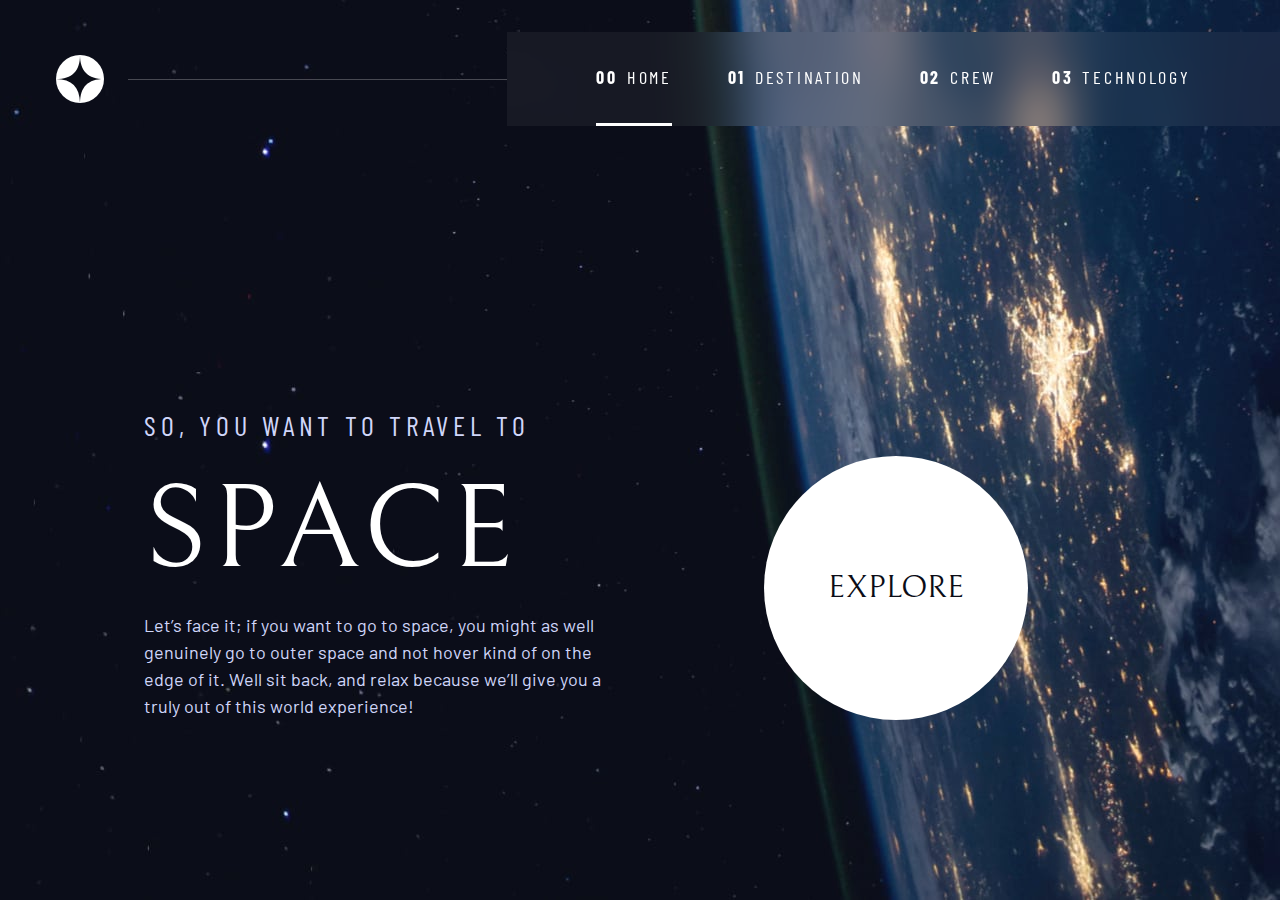
<file: index.html>
<!DOCTYPE html>
<html lang="en">
  <head>
    <meta charset="UTF-8" />
    <meta name="viewport" content="width=device-width, initial-scale=1.0" />

    <!-- STYLESHEET -->
    <link rel="stylesheet" href="css/styles.css" />

    <!-- FAVICON -->
    <link rel="icon" type="image/png" sizes="32x32" href="./assets/favicon-32x32.png" />

    <!-- FONT STYLE -->
    <link rel="preconnect" href="https://fonts.googleapis.com" />
    <link rel="preconnect" href="https://fonts.gstatic.com" crossorigin />
    <link href="https://fonts.googleapis.com/css2?family=Barlow+Condensed:wght@400;700&family=Bellefair&family=Barlow:wght@400;700&display=swap" rel="stylesheet" />

    <title>Frontend Mentor | Space tourism website</title>

    <script src="script.js" defer></script>
  </head>
  <body class="home">
    <header class="primary-header flex">
      <div>
        <a href="#index.html"><img src="./assets/shared/logo.svg" alt="space tourism logo" class="logo" /></a>
      </div>
      <button class="mobile-nav-toggle" aria-controls="primary-navigation"><span class="sr-only" aria-expanded="false">Menu</span></button>
      <nav>
        <ul id="primary-navigation" data-visible="false" class="primary-navigation underline-indicators flex">
          <li class="active">
            <a class="ff-sans-cond uppercase text-white letter-spacing-2" href="index.html"><span aria-hidden="true">00</span>home</a>
          </li>

          <li>
            <a class="ff-sans-cond uppercase text-white letter-spacing-2" href="destination-moon.html"><span aria-hidden="true">01</span>destination</a>
          </li>

          <li>
            <a class="ff-sans-cond uppercase text-white letter-spacing-2" href="crew-commander.html"><span aria-hidden="true">02</span>crew</a>
          </li>

          <li>
            <a class="ff-sans-cond uppercase text-white letter-spacing-2" href="technology-vehicle.html"><span aria-hidden="true">03</span>technology</a>
          </li>
        </ul>
      </nav>
      <!-- my ::after is here -->
    </header>

    <main class="grid-container grid-container--home">
      <div class="flow">
        <h1 class="text-light fs-500 ff-sans-cond uppercase letter-spacing-1">So, you want to travel to <span class="fs-900 ff-serif text-white d-block flow">Space</span></h1>

        <p class="text-light">
          Let’s face it; if you want to go to space, you might as well genuinely go to outer space and not hover kind of on the edge of it. Well sit back, and relax because we’ll give you a truly out of this world experience!
        </p>
      </div>
      <div>
        <a href="#" class="large-button uppercase ff-serif fs-600 text-dark bg-white">Explore</a>
      </div>
    </main>
  </body>
</html>
</file>
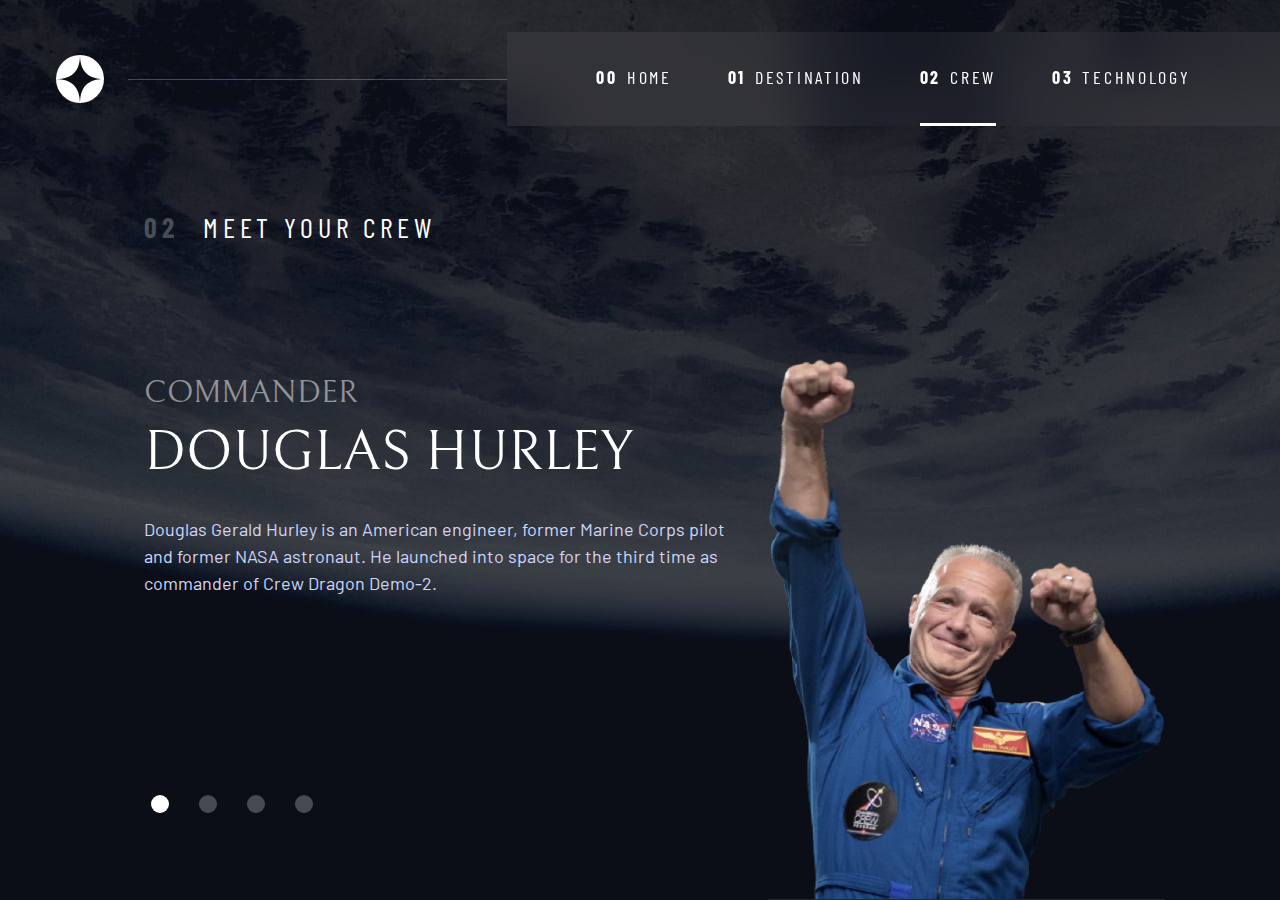
<file: crew-commander.html>
<!DOCTYPE html>
<html lang="en">
  <head>
    <meta charset="UTF-8" />
    <meta name="viewport" content="width=device-width, initial-scale=1.0" />

    <!-- STYLESHEET -->
    <link rel="stylesheet" href="css/styles.css" />

    <!-- FAVICON -->
    <link rel="icon" type="image/png" sizes="32x32" href="./assets/favicon-32x32.png" />

    <!-- FONT STYLE -->
    <link rel="preconnect" href="https://fonts.googleapis.com" />
    <link rel="preconnect" href="https://fonts.gstatic.com" crossorigin />
    <link href="https://fonts.googleapis.com/css2?family=Barlow+Condensed:wght@400;700&family=Bellefair&family=Barlow:wght@400;700&display=swap" rel="stylesheet" />

    <title>Frontend Mentor | Space tourism website</title>

    <script src="script.js" defer></script>
  </head>
  <body class="crew">
    <header class="primary-header flex">
      <div>
        <a href="#index.html"><img src="./assets/shared/logo.svg" alt="space tourism logo" class="logo" /></a>
      </div>
      <button class="mobile-nav-toggle" aria-controls="primary-navigation"><span class="sr-only" aria-expanded="false">Menu</span></button>
      <nav>
        <ul id="primary-navigation" data-visible="false" class="primary-navigation underline-indicators flex">
          <li>
            <a class="ff-sans-cond uppercase text-white letter-spacing-2" href="index.html"><span aria-hidden="true">00</span>home</a>
          </li>

          <li>
            <a class="ff-sans-cond uppercase text-white letter-spacing-2" href="destination-moon.html"><span aria-hidden="true">01</span>destination</a>
          </li>

          <li class="active">
            <a class="ff-sans-cond uppercase text-white letter-spacing-2" href="crew-commander.html"><span aria-hidden="true">02</span>crew</a>
          </li>

          <li>
            <a class="ff-sans-cond uppercase text-white letter-spacing-2" href="technology-vehicle.html"><span aria-hidden="true">03</span>technology</a>
          </li>
        </ul>
      </nav>
      <!-- my ::after is here -->
    </header>

    <main id="main" class="grid-container grid-container--crew flow">
      <h1 class="number-title"><span aria-hidden="true">02</span> Meet your crew</h1>
      <div class="dot-indicators flex">
        <button aria-selected="true" onclick="window.location.href='crew-commander.html'"><span class="sr-only">The commander</span></button>
        <button aria-selected="false" onclick="window.location.href='crew-specialist.html'"><span class="sr-only">The mission specialist</span></button>
        <button aria-selected="false" onclick="window.location.href='crew-pilot.html'"><span class="sr-only">The pilot</span></button>
        <button aria-selected="false" onclick="window.location.href='crew-engineer.html'"><span class="sr-only">The crew engineer</span></button>
      </div>

      <article class="crew-details flow">
        <header class="flow flow-space--small">
          <h2 class="fs-600 ff-serif uppercase">Commander</h2>
          <p class="fs-700 uppercase ff-serif">Douglas Hurley</p>
        </header>
        <p class="text-light">Douglas Gerald Hurley is an American engineer, former Marine Corps pilot and former NASA astronaut. He launched into space for the third time as commander of Crew Dragon Demo-2.</p>
      </article>

      <picture>
        <source srcset="./assets/crew/image-douglas-hurley.webp" type="image/webp" />
        <img src="./assets/crew/image-douglas-hurley.png" alt="Douglas Hurley" />
      </picture>
    </main>
  </body>
</html>
</file>
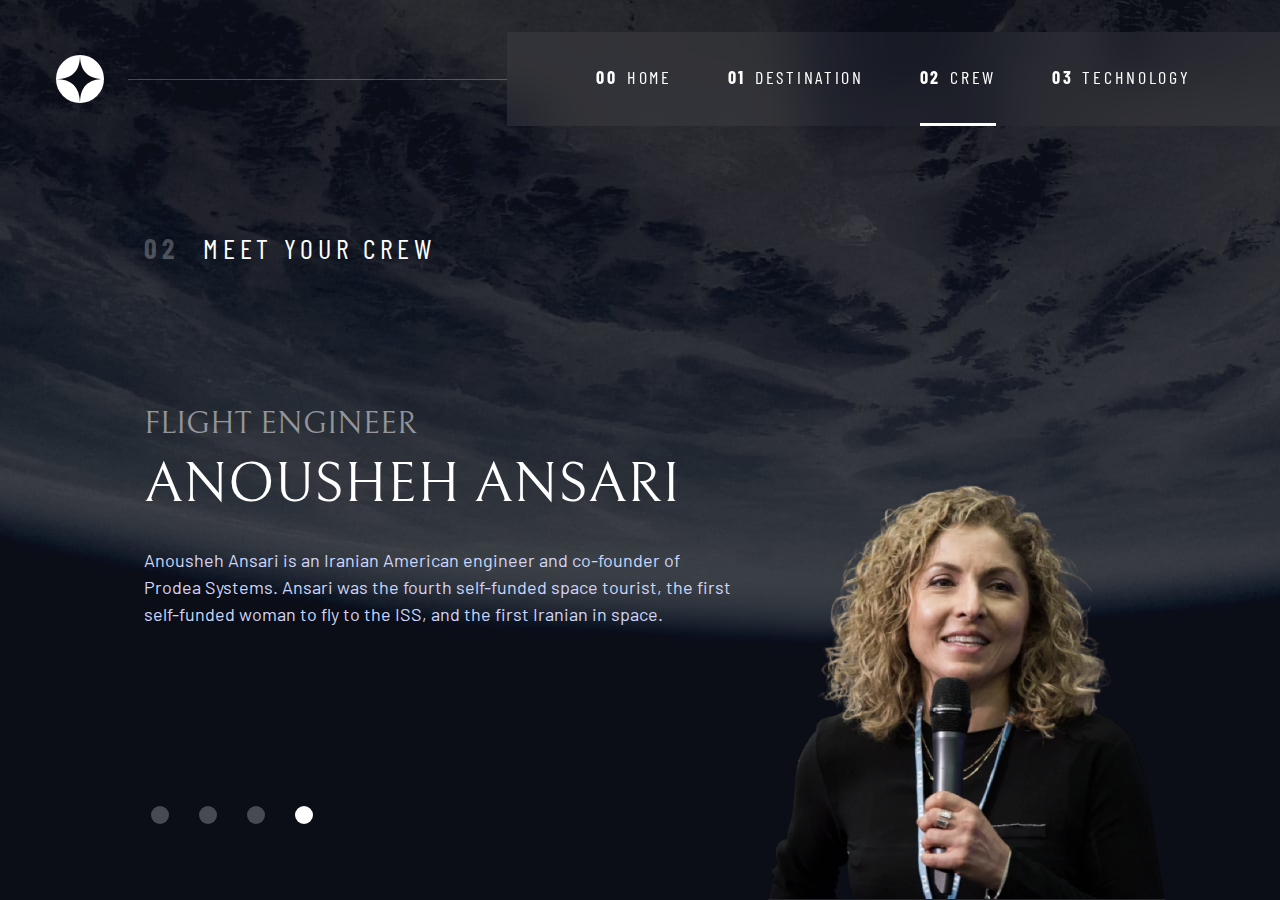
<file: crew-engineer.html>
<!DOCTYPE html>
<html lang="en">
  <head>
    <meta charset="UTF-8" />
    <meta name="viewport" content="width=device-width, initial-scale=1.0" />

    <!-- STYLESHEET -->
    <link rel="stylesheet" href="css/styles.css" />

    <!-- FAVICON -->
    <link rel="icon" type="image/png" sizes="32x32" href="./assets/favicon-32x32.png" />

    <!-- FONT STYLE -->
    <link rel="preconnect" href="https://fonts.googleapis.com" />
    <link rel="preconnect" href="https://fonts.gstatic.com" crossorigin />
    <link href="https://fonts.googleapis.com/css2?family=Barlow+Condensed:wght@400;700&family=Bellefair&family=Barlow:wght@400;700&display=swap" rel="stylesheet" />

    <title>Frontend Mentor | Space tourism website</title>

    <script src="script.js" defer></script>
  </head>
  <body class="crew">
    <header class="primary-header flex">
      <div>
        <a href="#index.html"><img src="./assets/shared/logo.svg" alt="space tourism logo" class="logo" /></a>
      </div>
      <button class="mobile-nav-toggle" aria-controls="primary-navigation"><span class="sr-only" aria-expanded="false">Menu</span></button>
      <nav>
        <ul id="primary-navigation" data-visible="false" class="primary-navigation underline-indicators flex">
          <li>
            <a class="ff-sans-cond uppercase text-white letter-spacing-2" href="index.html"><span aria-hidden="true">00</span>home</a>
          </li>

          <li>
            <a class="ff-sans-cond uppercase text-white letter-spacing-2" href="destination-moon.html"><span aria-hidden="true">01</span>destination</a>
          </li>

          <li class="active">
            <a class="ff-sans-cond uppercase text-white letter-spacing-2" href="crew-commander.html"><span aria-hidden="true">02</span>crew</a>
          </li>

          <li>
            <a class="ff-sans-cond uppercase text-white letter-spacing-2" href="technology-vehicle.html"><span aria-hidden="true">03</span>technology</a>
          </li>
        </ul>
      </nav>
      <!-- my ::after is here -->
    </header>

    <main id="main" class="grid-container grid-container--crew flow">
      <h1 class="number-title"><span aria-hidden="true">02</span> Meet your crew</h1>
      <div class="dot-indicators flex">
        <button aria-selected="false" onclick="window.location.href='crew-commander.html'"><span class="sr-only">The commander</span></button>
        <button aria-selected="false" onclick="window.location.href='crew-specialist.html'"><span class="sr-only">The mission specialist</span></button>
        <button aria-selected="false" onclick="window.location.href='crew-pilot.html'"><span class="sr-only">The pilot</span></button>
        <button aria-selected="true" onclick="window.location.href='crew-engineer.html'"><span class="sr-only">The crew engineer</span></button>
      </div>

      <article class="crew-details flow">
        <header class="flow flow-space--small">
          <h2 class="fs-600 ff-serif uppercase">Flight Engineer</h2>
          <p class="fs-700 uppercase ff-serif">Anousheh Ansari</p>
        </header>
        <p class="text-light">
          Anousheh Ansari is an Iranian American engineer and co-founder of Prodea Systems. Ansari was the fourth self-funded space tourist, the first self-funded woman to fly to the ISS, and the first Iranian in space.
        </p>
      </article>

      <picture>
        <source srcset="./assets/crew/image-anousheh-ansari.webp" type="image/webp" />
        <img src="./assets/crew/image-anousheh-ansari.png" alt="Mark Shuttleworth" />
      </picture>
    </main>
  </body>
</html>
</file>
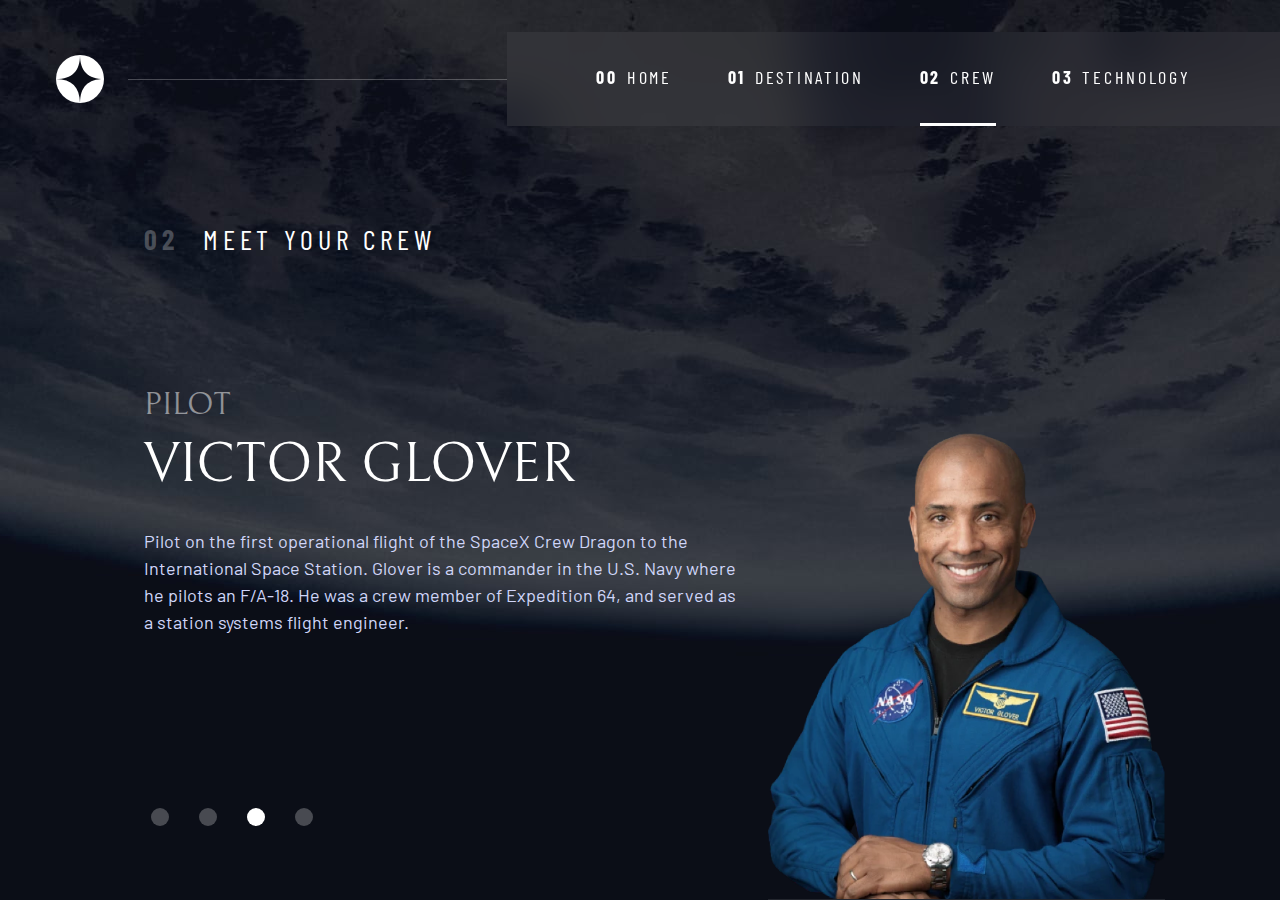
<file: crew-pilot.html>
<!DOCTYPE html>
<html lang="en">
  <head>
    <meta charset="UTF-8" />
    <meta name="viewport" content="width=device-width, initial-scale=1.0" />

    <!-- STYLESHEET -->
    <link rel="stylesheet" href="css/styles.css" />

    <!-- FAVICON -->
    <link rel="icon" type="image/png" sizes="32x32" href="./assets/favicon-32x32.png" />

    <!-- FONT STYLE -->
    <link rel="preconnect" href="https://fonts.googleapis.com" />
    <link rel="preconnect" href="https://fonts.gstatic.com" crossorigin />
    <link href="https://fonts.googleapis.com/css2?family=Barlow+Condensed:wght@400;700&family=Bellefair&family=Barlow:wght@400;700&display=swap" rel="stylesheet" />

    <title>Frontend Mentor | Space tourism website</title>

    <script src="script.js" defer></script>
  </head>
  <body class="crew">
    <header class="primary-header flex">
      <div>
        <a href="#index.html"><img src="./assets/shared/logo.svg" alt="space tourism logo" class="logo" /></a>
      </div>
      <button class="mobile-nav-toggle" aria-controls="primary-navigation"><span class="sr-only" aria-expanded="false">Menu</span></button>
      <nav>
        <ul id="primary-navigation" data-visible="false" class="primary-navigation underline-indicators flex">
          <li>
            <a class="ff-sans-cond uppercase text-white letter-spacing-2" href="index.html"><span aria-hidden="true">00</span>home</a>
          </li>

          <li>
            <a class="ff-sans-cond uppercase text-white letter-spacing-2" href="destination-moon.html"><span aria-hidden="true">01</span>destination</a>
          </li>

          <li class="active">
            <a class="ff-sans-cond uppercase text-white letter-spacing-2" href="crew-commander.html"><span aria-hidden="true">02</span>crew</a>
          </li>

          <li>
            <a class="ff-sans-cond uppercase text-white letter-spacing-2" href="technology-vehicle.html"><span aria-hidden="true">03</span>technology</a>
          </li>
        </ul>
      </nav>
      <!-- my ::after is here -->
    </header>

    <main id="main" class="grid-container grid-container--crew flow">
      <h1 class="number-title"><span aria-hidden="true">02</span> Meet your crew</h1>
      <div class="dot-indicators flex">
        <button aria-selected="false" onclick="window.location.href='crew-commander.html'"><span class="sr-only">The commander</span></button>
        <button aria-selected="false" onclick="window.location.href='crew-specialist.html'"><span class="sr-only">The mission specialist</span></button>
        <button aria-selected="true" onclick="window.location.href='crew-pilot.html'"><span class="sr-only">The pilot</span></button>
        <button aria-selected="false" onclick="window.location.href='crew-engineer.html'"><span class="sr-only">The crew engineer</span></button>
      </div>

      <article class="crew-details flow">
        <header class="flow flow-space--small">
          <h2 class="fs-600 ff-serif uppercase">Pilot</h2>
          <p class="fs-700 uppercase ff-serif">Victor Glover</p>
        </header>
        <p class="text-light">
          Pilot on the first operational flight of the SpaceX Crew Dragon to the International Space Station. Glover is a commander in the U.S. Navy where he pilots an F/A-18. He was a crew member of Expedition 64, and served as a station
          systems flight engineer.
        </p>
      </article>

      <picture>
        <source srcset="./assets/crew/image-victor-glover.webp" type="image/webp" />
        <img src="./assets/crew/image-victor-glover.png" alt="Mark Shuttleworth" />
      </picture>
    </main>
  </body>
</html>
</file>
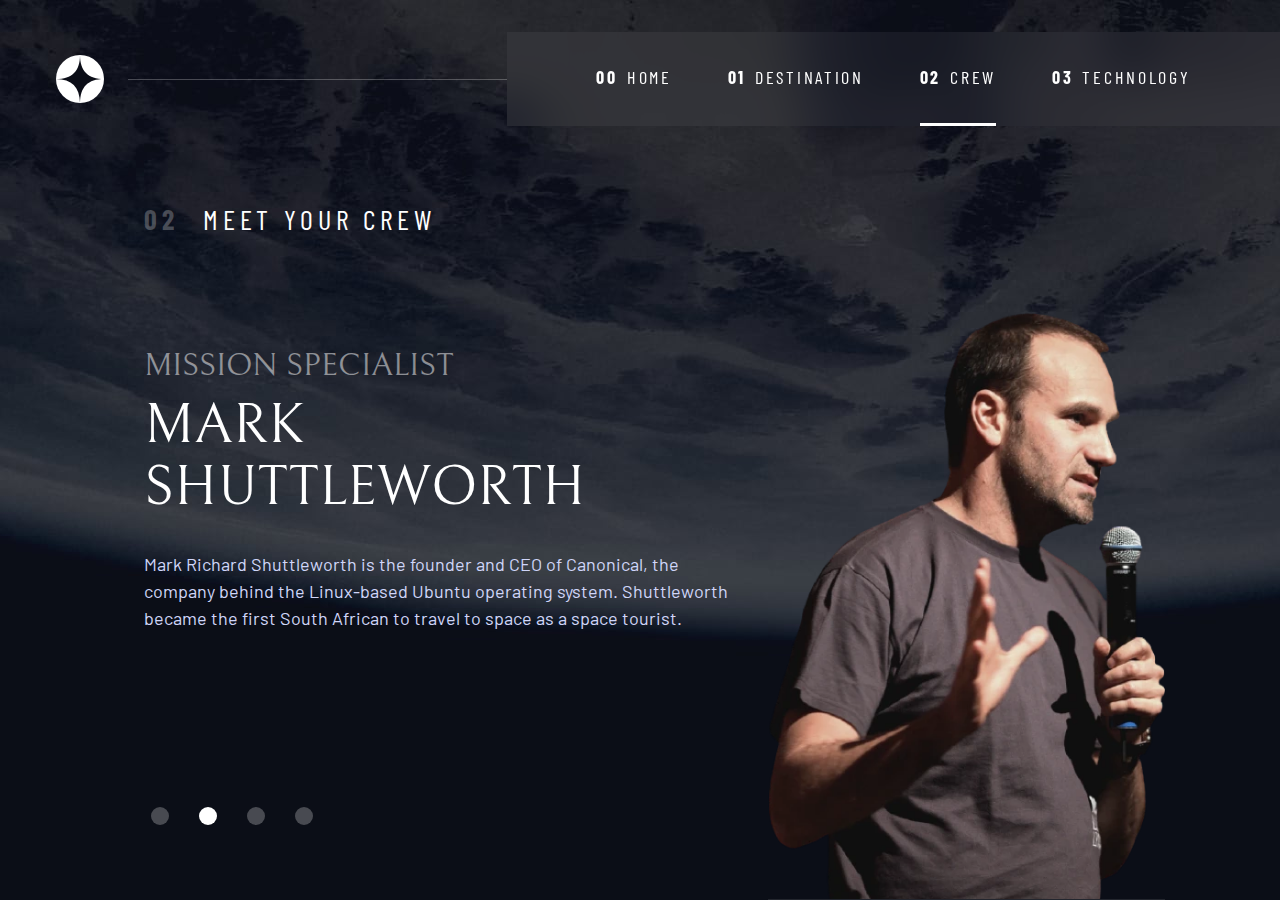
<file: crew-specialist.html>
<!DOCTYPE html>
<html lang="en">
  <head>
    <meta charset="UTF-8" />
    <meta name="viewport" content="width=device-width, initial-scale=1.0" />

    <!-- STYLESHEET -->
    <link rel="stylesheet" href="css/styles.css" />

    <!-- FAVICON -->
    <link rel="icon" type="image/png" sizes="32x32" href="./assets/favicon-32x32.png" />

    <!-- FONT STYLE -->
    <link rel="preconnect" href="https://fonts.googleapis.com" />
    <link rel="preconnect" href="https://fonts.gstatic.com" crossorigin />
    <link href="https://fonts.googleapis.com/css2?family=Barlow+Condensed:wght@400;700&family=Bellefair&family=Barlow:wght@400;700&display=swap" rel="stylesheet" />

    <title>Frontend Mentor | Space tourism website</title>

    <script src="script.js" defer></script>
  </head>
  <body class="crew">
    <header class="primary-header flex">
      <div>
        <a href="#index.html"><img src="./assets/shared/logo.svg" alt="space tourism logo" class="logo" /></a>
      </div>
      <button class="mobile-nav-toggle" aria-controls="primary-navigation"><span class="sr-only" aria-expanded="false">Menu</span></button>
      <nav>
        <ul id="primary-navigation" data-visible="false" class="primary-navigation underline-indicators flex">
          <li>
            <a class="ff-sans-cond uppercase text-white letter-spacing-2" href="index.html"><span aria-hidden="true">00</span>home</a>
          </li>

          <li>
            <a class="ff-sans-cond uppercase text-white letter-spacing-2" href="destination-moon.html"><span aria-hidden="true">01</span>destination</a>
          </li>

          <li class="active">
            <a class="ff-sans-cond uppercase text-white letter-spacing-2" href="crew-commander.html"><span aria-hidden="true">02</span>crew</a>
          </li>

          <li>
            <a class="ff-sans-cond uppercase text-white letter-spacing-2" href="technology-vehicle.html"><span aria-hidden="true">03</span>technology</a>
          </li>
        </ul>
      </nav>
      <!-- my ::after is here -->
    </header>

    <main id="main" class="grid-container grid-container--crew flow">
      <h1 class="number-title"><span aria-hidden="true">02</span> Meet your crew</h1>
      <div class="dot-indicators flex">
        <button aria-selected="false" onclick="window.location.href='crew-commander.html'"><span class="sr-only">The commander</span></button>
        <button aria-selected="true" onclick="window.location.href='crew-specialist.html'"><span class="sr-only">The mission specialist</span></button>
        <button aria-selected="false" onclick="window.location.href='crew-pilot.html'"><span class="sr-only">The pilot</span></button>
        <button aria-selected="false" onclick="window.location.href='crew-engineer.html'"><span class="sr-only">The crew engineer</span></button>
      </div>

      <article class="crew-details flow">
        <header class="flow flow-space--small">
          <h2 class="fs-600 ff-serif uppercase">Mission Specialist</h2>
          <p class="fs-700 uppercase ff-serif">Mark Shuttleworth</p>
        </header>
        <p class="text-light">Mark Richard Shuttleworth is the founder and CEO of Canonical, the company behind the Linux-based Ubuntu operating system. Shuttleworth became the first South African to travel to space as a space tourist.</p>
      </article>

      <picture>
        <source srcset="./assets/crew/image-mark-shuttleworth.webp" type="image/webp" />
        <img src="./assets/crew/image-mark-shuttleworth.png" alt="Douglas Hurley" />
      </picture>
    </main>
  </body>
</html>
</file>
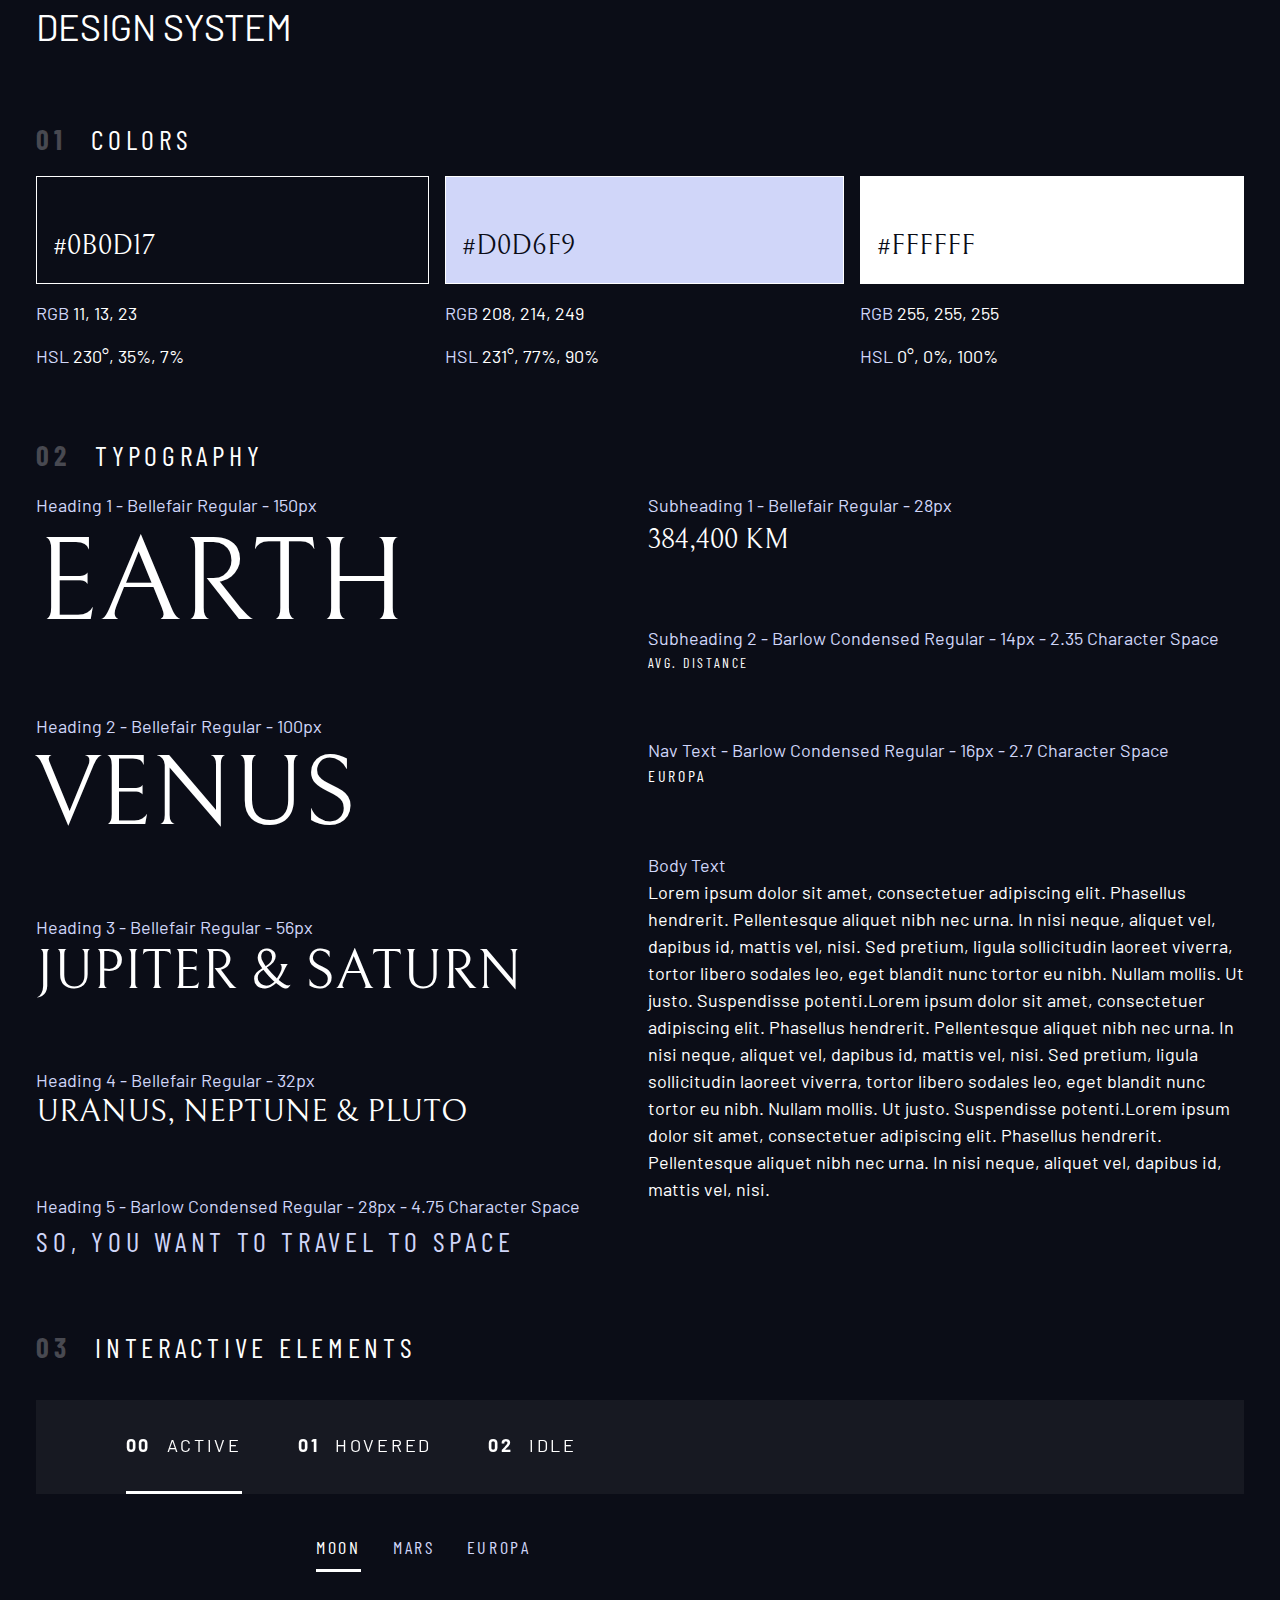
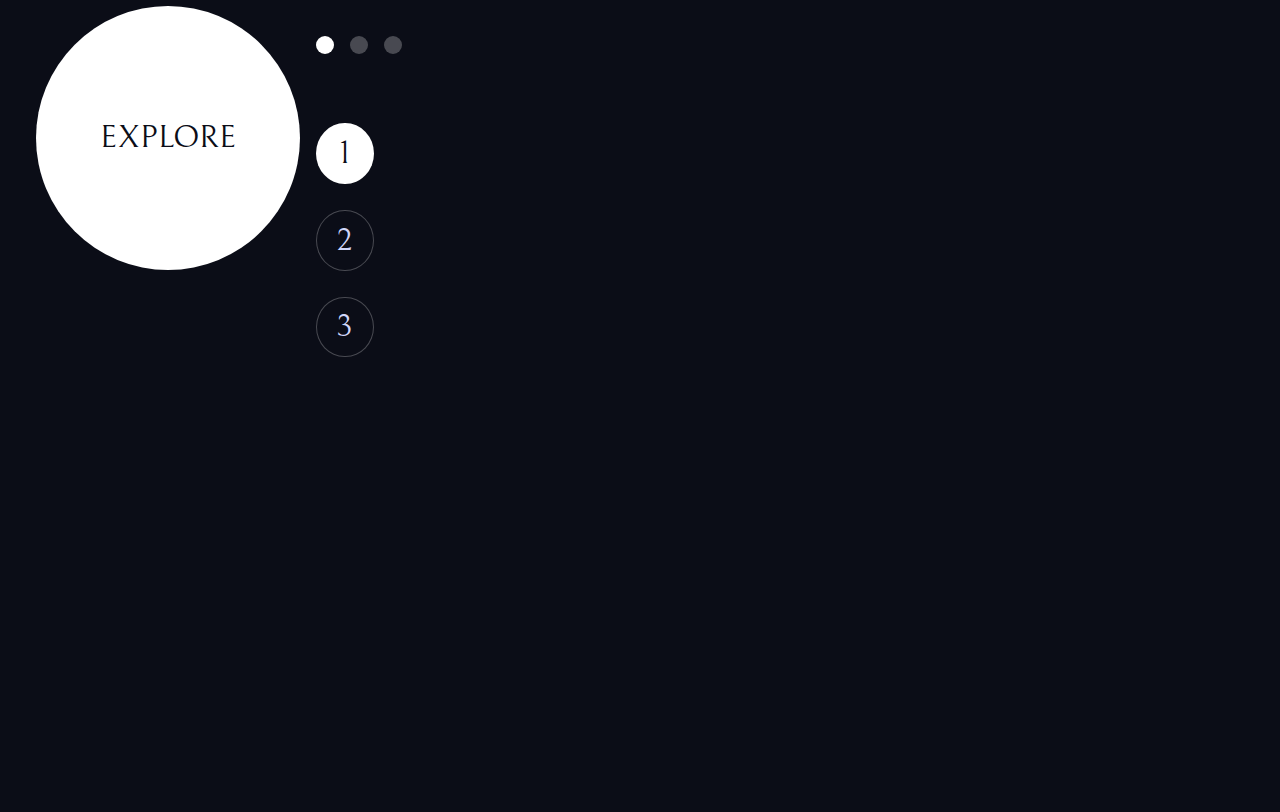
<file: design-system.html>
<html>
  <head>
    <link rel="stylesheet" href="css/styles.css" />
    <link rel="preconnect" href="https://fonts.googleapis.com" />
    <link rel="preconnect" href="https://fonts.gstatic.com" crossorigin />
    <link href="https://fonts.googleapis.com/css2?family=Barlow+Condensed:wght@400;700&family=Bellefair&family=Barlow:wght@400;700&display=swap" rel="stylesheet" />
    <title>Design System</title>
  </head>
  <body class="bg-dark text-white">
    <div class="container">
      <h1 class="uppercase">Design System</h1>

      <section class="flow" id="colors" style="margin: 4rem 0">
        <h2 class="number-title"><span>01</span> colors</h2>

        <div class="flex">
          <div class="flow" style="flex-grow: 1">
            <div class="bg-dark text-white ff-serif fs-500" style="padding: 3rem 1rem 1rem; border: 1px solid white">#0B0D17</div>
            <p><span class="text-light">RGB</span> 11, 13, 23</p>
            <p><span class="text-light">HSL</span> 230°, 35%, 7%</p>
          </div>

          <div class="flow" style="flex-grow: 1">
            <div class="bg-light text-dark ff-serif fs-500" style="padding: 3rem 1rem 1rem; border: 1px solid white">#D0D6F9</div>
            <p><span class="text-light">RGB</span> 208, 214, 249</p>
            <p><span class="text-light">HSL</span> 231°, 77%, 90%</p>
          </div>

          <div class="flow" style="flex-grow: 1">
            <div class="bg-white text-dark ff-serif fs-500" style="padding: 3rem 1rem 1rem; border: 1px solid white">#FFFFFF</div>
            <p><span class="text-light">RGB</span> 255, 255, 255</p>
            <p><span class="text-light">HSL</span> 0°, 0%, 100%</p>
          </div>
        </div>
      </section>

      <section class="flow" id="typography" style="margin: 4rem 0">
        <h2 class="number-title"><span>02 </span>Typography</h2>

        <div class="flex">
          <div style="flex-basis: 100%; --flow-space: 4rem" class="flow">
            <div>
              <p class="text-light">Heading 1 - Bellefair Regular - 150px</p>
              <p class="fs-900 ff-serif uppercase">Earth</p>
            </div>
            <div>
              <p class="text-light">Heading 2 - Bellefair Regular - 100px</p>
              <p class="fs-800 ff-serif uppercase">Venus</p>
            </div>
            <div>
              <p class="text-light">Heading 3 - Bellefair Regular - 56px</p>
              <p class="fs-700 ff-serif uppercase">Jupiter & Saturn</p>
            </div>
            <div>
              <p class="text-light">Heading 4 - Bellefair Regular - 32px</p>
              <p class="fs-600 ff-serif uppercase">Uranus, Neptune & Pluto</p>
            </div>
            <div>
              <p class="text-light">Heading 5 - Barlow Condensed Regular - 28px - 4.75 Character Space</p>
              <p class="fs-500 ff-sans-cond uppercase text-light letter-spacing-1">So, you want to travel to space</p>
            </div>
          </div>

          <div style="flex-basis: 100%; --flow-space: 4rem" class="flow">
            <div>
              <p class="text-light">Subheading 1 - Bellefair Regular - 28px</p>
              <p class="fs-500 ff-serif uppercase">384,400 km</p>
            </div>
            <div>
              <p class="text-light">Subheading 2 - Barlow Condensed Regular - 14px - 2.35 Character Space</p>
              <p class="fs-200 ff-sans-cond uppercase letter-spacing-3">Avg. Distance</p>
            </div>
            <div>
              <p class="text-light">Nav Text - Barlow Condensed Regular - 16px - 2.7 Character Space</p>
              <p class="fs-300 ff-sans-cond uppercase letter-spacing-2">Europa</p>
            </div>
            <div>
              <p class="text-light">Body Text</p>
              <p>
                Lorem ipsum dolor sit amet, consectetuer adipiscing elit. Phasellus hendrerit. Pellentesque aliquet nibh nec urna. In nisi neque, aliquet vel, dapibus id, mattis vel, nisi. Sed pretium, ligula sollicitudin laoreet viverra,
                tortor libero sodales leo, eget blandit nunc tortor eu nibh. Nullam mollis. Ut justo. Suspendisse potenti.Lorem ipsum dolor sit amet, consectetuer adipiscing elit. Phasellus hendrerit. Pellentesque aliquet nibh nec urna. In
                nisi neque, aliquet vel, dapibus id, mattis vel, nisi. Sed pretium, ligula sollicitudin laoreet viverra, tortor libero sodales leo, eget blandit nunc tortor eu nibh. Nullam mollis. Ut justo. Suspendisse potenti.Lorem ipsum
                dolor sit amet, consectetuer adipiscing elit. Phasellus hendrerit. Pellentesque aliquet nibh nec urna. In nisi neque, aliquet vel, dapibus id, mattis vel, nisi.
              </p>
            </div>
          </div>
        </div>
      </section>

      <section class="flow" id="interactive-elements">
        <h2 class="number-title"><span>03</span> Interactive elements</h2>

        <!-- navigation -->
        <div>
          <nav>
            <ul class="primary-navigation underline-indicators flex">
              <li class="active">
                <a class="uppercase text-white letter-spacing-2" href="#"><span>00</span> Active</a>
              </li>
              <li>
                <a class="uppercase text-white letter-spacing-2" href="#"><span>01</span> Hovered</a>
              </li>
              <li>
                <a class="uppercase text-white letter-spacing-2" href="#"><span>02</span> Idle</a>
              </li>
            </ul>
          </nav>
        </div>

        <div class="flex">
          <div style="margin-top: 5rem">
            <!-- explore button -->
            <a href="#" class="large-button uppercase ff-serif fs-600 text-dark bg-white">Explore</a>
          </div>

          <div class="flow" style="margin-bottom: 50vh; --flow-space: 4rem">
            <!-- Tabs -->
            <div class="tab-list underline-indicators flex">
              <button aria-selected="true" class="uppercase ff-sans-cond text-light bg-dark letter-spacing-2">Moon</button>
              <button aria-selected="false" class="uppercase ff-sans-cond text-light bg-dark letter-spacing-2">Mars</button>
              <button aria-selected="false" class="uppercase ff-sans-cond text-light bg-dark letter-spacing-2">Europa</button>
            </div>

            <!-- Dots -->
            <div class="dot-indicators flex">
              <button aria-selected="true"><span class="sr-only">Slide title</span></button>
              <button aria-selected="false"><span class="sr-only">Slide title</span></button>
              <button aria-selected="false"><span class="sr-only">Slide title</span></button>
            </div>
            <!-- Numbers -->
            <div class="numbers-indicators grid">
              <button aria-selected="true" class="text-light ff-serif fs-600">1</button>
              <button aria-selected="false" class="text-light ff-serif fs-600">2</button>
              <button aria-selected="false" class="text-light ff-serif fs-600">3</button>
            </div>
          </div>
        </div>
      </section>
    </div>
    <script src="script.js"></script>
  </body>
</html>
</file>
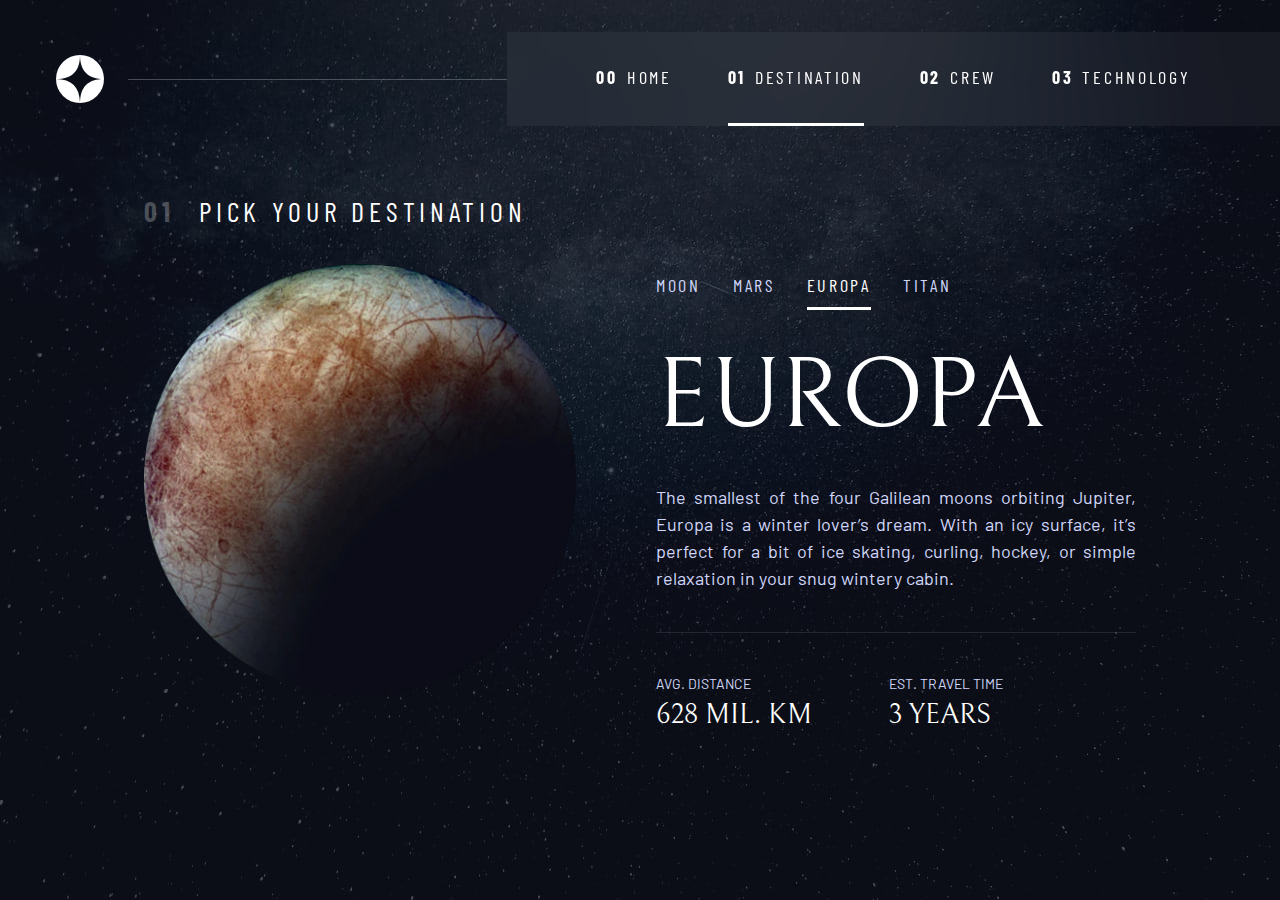
<file: destination-europa.html>
<!DOCTYPE html>
<html lang="en">
  <head>
    <meta charset="UTF-8" />
    <meta name="viewport" content="width=device-width, initial-scale=1.0" />

    <!-- STYLESHEET -->
    <link rel="stylesheet" href="css/styles.css" />

    <!-- FAVICON -->
    <link rel="icon" type="image/png" sizes="32x32" href="./assets/favicon-32x32.png" />

    <!-- FONT STYLE -->
    <link rel="preconnect" href="https://fonts.googleapis.com" />
    <link rel="preconnect" href="https://fonts.gstatic.com" crossorigin />
    <link href="https://fonts.googleapis.com/css2?family=Barlow+Condensed:wght@400;700&family=Bellefair&family=Barlow:wght@400;700&display=swap" rel="stylesheet" />

    <title>Frontend Mentor | Space tourism website</title>

    <script src="script.js" defer></script>
  </head>
  <body class="destination">
    <header class="primary-header flex">
      <div>
        <a href="#index.html"><img src="./assets/shared/logo.svg" alt="space tourism logo" class="logo" /></a>
      </div>
      <button class="mobile-nav-toggle" aria-controls="primary-navigation"><span class="sr-only" aria-expanded="false">Menu</span></button>
      <nav>
        <ul id="primary-navigation" data-visible="false" class="primary-navigation underline-indicators flex">
          <li>
            <a class="ff-sans-cond uppercase text-white letter-spacing-2" href="index.html"><span aria-hidden="true">00</span>home</a>
          </li>

          <li class="active">
            <a class="ff-sans-cond uppercase text-white letter-spacing-2" href="destination-moon.html"><span aria-hidden="true">01</span>destination</a>
          </li>

          <li>
            <a class="ff-sans-cond uppercase text-white letter-spacing-2" href="crew-commander.html"><span aria-hidden="true">02</span>crew</a>
          </li>

          <li>
            <a class="ff-sans-cond uppercase text-white letter-spacing-2" href="technology-vehicle.html"><span aria-hidden="true">03</span>technology</a>
          </li>
        </ul>
      </nav>
      <!-- my ::after is here -->
    </header>

    <main id="main" class="grid-container grid-container--destination flow">
      <h1 class="number-title"><span aria-hidden="true">01</span> Pick your destination</h1>
      <picture>
        <source srcset="assets/destination/image-europa.webp" type="image/webp" />
        <img src="./assets/destination/image-europa.png" alt="the moon" />
      </picture>
      <div class="tab-list underline-indicators flex" aria-label="destination list">
        <button aria-selected="false" onclick="window.location.href='destination-moon.html';" aria-controls="moon-tab" class="uppercase ff-sans-cond text-light letter-spacing-2">Moon</button>
        <button aria-selected="false" onclick="window.location.href='destination-mars.html';" aria-controls="mars-tab" class="uppercase ff-sans-cond text-light letter-spacing-2">Mars</button>
        <button aria-selected="true" onclick="window.location.href='destination-europa.html';" aria-controls="europa-tab" class="uppercase ff-sans-cond text-light letter-spacing-2">Europa</button>
        <button aria-selected="false" onclick="window.location.href='destination-titan.html';" aria-controls="titan-tab" class="uppercase ff-sans-cond text-light letter-spacing-2">Titan</button>
      </div>

      <article class="destination-info flow">
        <h2 class="fs-800 uppercase ff-serif">Europa</h2>

        <p class="text-light">
          The smallest of the four Galilean moons orbiting Jupiter, Europa is a winter lover’s dream. With an icy surface, it’s perfect for a bit of ice skating, curling, hockey, or simple relaxation in your snug wintery cabin.
        </p>
        <div class="destination-meta flex">
          <div class="">
            <h3 class="text-light fs-200 uppercase">Avg. distance</h3>
            <p class="ff-serif uppercase">628 mil. km</p>
          </div>

          <div class="">
            <h3 class="text-light fs-200 uppercase">Est. travel time</h3>
            <p class="ff-serif uppercase">3 years</p>
          </div>
        </div>
      </article>
    </main>
  </body>
</html>
</file>
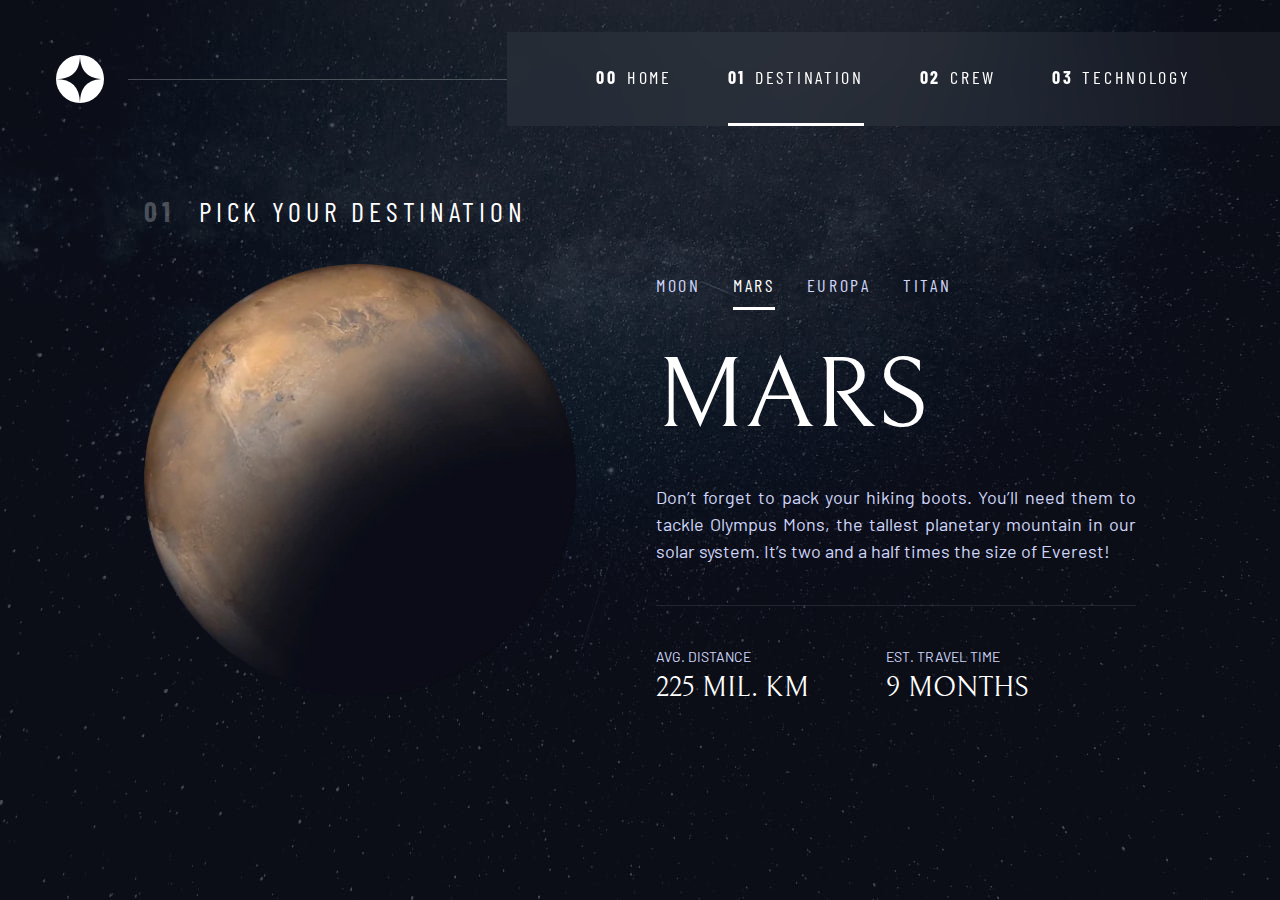
<file: destination-mars.html>
<!DOCTYPE html>
<html lang="en">
  <head>
    <meta charset="UTF-8" />
    <meta name="viewport" content="width=device-width, initial-scale=1.0" />

    <!-- STYLESHEET -->
    <link rel="stylesheet" href="css/styles.css" />

    <!-- FAVICON -->
    <link rel="icon" type="image/png" sizes="32x32" href="./assets/favicon-32x32.png" />

    <!-- FONT STYLE -->
    <link rel="preconnect" href="https://fonts.googleapis.com" />
    <link rel="preconnect" href="https://fonts.gstatic.com" crossorigin />
    <link href="https://fonts.googleapis.com/css2?family=Barlow+Condensed:wght@400;700&family=Bellefair&family=Barlow:wght@400;700&display=swap" rel="stylesheet" />

    <title>Frontend Mentor | Space tourism website</title>

    <script src="script.js" defer></script>
  </head>
</head>
<body class="destination">
  <header class="primary-header flex">
    <div>
      <a href="#index.html"><img src="./assets/shared/logo.svg" alt="space tourism logo" class="logo" /></a>
    </div>
    <button class="mobile-nav-toggle" aria-controls="primary-navigation"><span class="sr-only" aria-expanded="false">Menu</span></button>
    <nav>
      <ul id="primary-navigation" data-visible="false" class="primary-navigation underline-indicators flex">
        <li>
          <a class="ff-sans-cond uppercase text-white letter-spacing-2" href="index.html"><span aria-hidden="true">00</span>home</a>
        </li>

        <li class="active">
          <a class="ff-sans-cond uppercase text-white letter-spacing-2" href="destination-moon.html"><span aria-hidden="true">01</span>destination</a>
        </li>

        <li>
          <a class="ff-sans-cond uppercase text-white letter-spacing-2" href="crew-commander.html"><span aria-hidden="true">02</span>crew</a>
        </li>

        <li>
          <a class="ff-sans-cond uppercase text-white letter-spacing-2"  href="technology-vehicle.html"><span aria-hidden="true">03</span>technology</a>
        </li>
      </ul>
    </nav>
    <!-- my ::after is here -->
  </header>

    <main id="main" class="grid-container grid-container--destination flow">
      <h1 class="number-title"><span aria-hidden="true">01</span> Pick your destination</h1>
      <picture>
        <source srcset="assets/destination/image-mars.webp" type="image/webp" />
        <img src="./assets/destination/image-mars.png" alt="the moon" />
      </picture>
      <div class="tab-list underline-indicators flex" aria-label="destination list">
        <button aria-selected="false" onclick="window.location.href='destination-moon.html';" aria-controls="moon-tab" class="uppercase ff-sans-cond text-light letter-spacing-2">Moon</button>
        <button aria-selected="true" onclick="window.location.href='destination-mars.html';" aria-controls="mars-tab" class="uppercase ff-sans-cond text-light letter-spacing-2">Mars</button>
        <button aria-selected="false" onclick="window.location.href='destination-europa.html';" aria-controls="europa-tab" class="uppercase ff-sans-cond text-light letter-spacing-2">Europa</button>
        <button aria-selected="false" onclick="window.location.href='destination-titan.html';" aria-controls="titan-tab" class="uppercase ff-sans-cond text-light letter-spacing-2">Titan</button>
      </div>

      <article class="destination-info flow">
        <h2 class="fs-800 uppercase ff-serif">Mars</h2>

        <p class="text-light">Don’t forget to pack your hiking boots. You’ll need them to tackle Olympus Mons, the tallest planetary mountain in our solar system. It’s two and a half times the size of Everest!</p>
        <div class="destination-meta flex">
          <div class="">
            <h3 class="text-light fs-200 uppercase">Avg. distance</h3>
            <p class="ff-serif uppercase">225 mil. km</p>
          </div>

          <div class="">
            <h3 class="text-light fs-200 uppercase">Est. travel time</h3>
            <p class="ff-serif uppercase">9 months</p>
          </div>
        </div>
      </article>
    </main>
  </body>
</html>
</file>
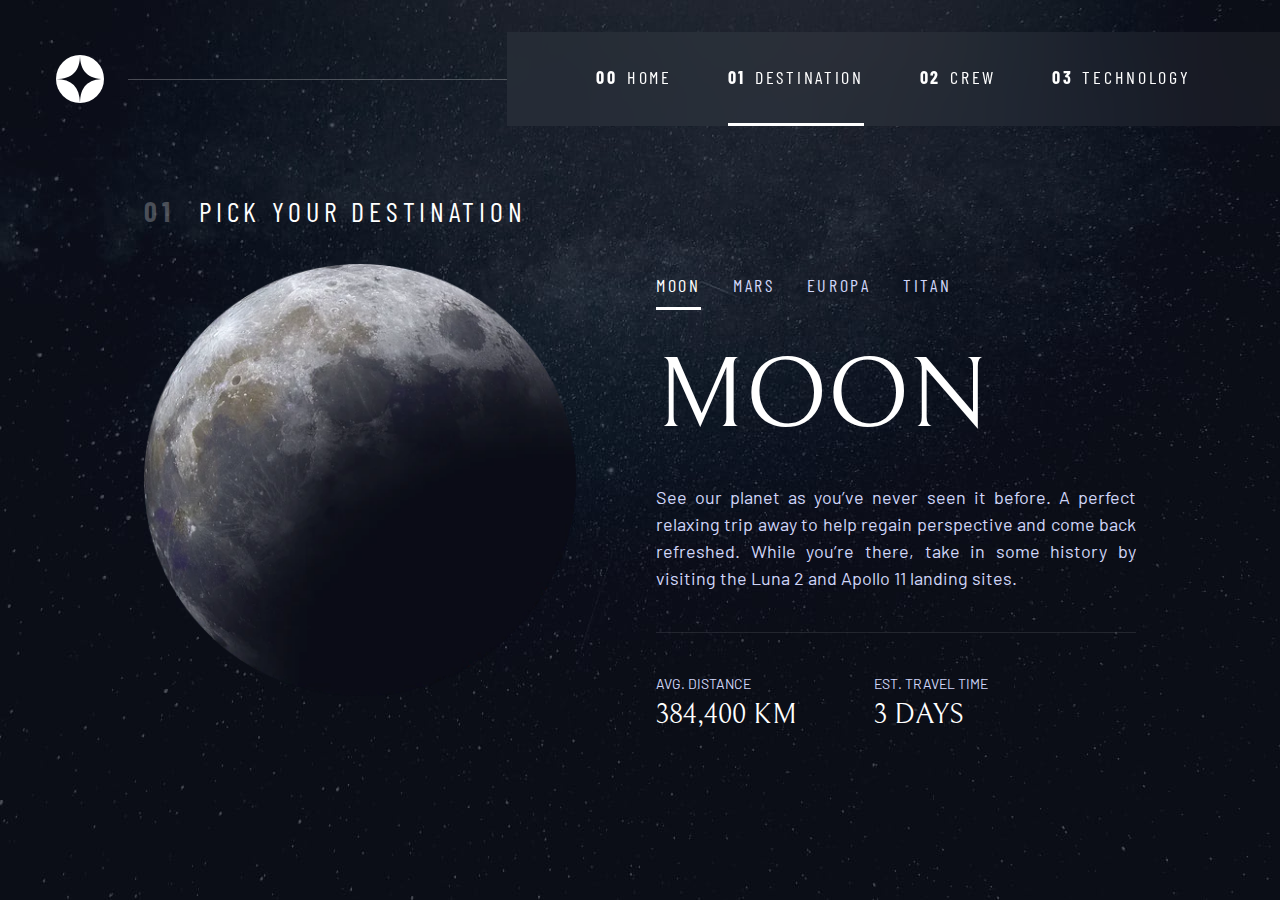
<file: destination-moon.html>
<!DOCTYPE html>
<html lang="en">
  <head>
    <meta charset="UTF-8" />
    <meta name="viewport" content="width=device-width, initial-scale=1.0" />

    <!-- STYLESHEET -->
    <link rel="stylesheet" href="css/styles.css" />

    <!-- FAVICON -->
    <link rel="icon" type="image/png" sizes="32x32" href="./assets/favicon-32x32.png" />

    <!-- FONT STYLE -->
    <link rel="preconnect" href="https://fonts.googleapis.com" />
    <link rel="preconnect" href="https://fonts.gstatic.com" crossorigin />
    <link href="https://fonts.googleapis.com/css2?family=Barlow+Condensed:wght@400;700&family=Bellefair&family=Barlow:wght@400;700&display=swap" rel="stylesheet" />

    <title>Frontend Mentor | Space tourism website</title>

    <script src="script.js" defer></script>
  </head>
  <body class="destination">
    <header class="primary-header flex">
      <div>
        <a href="#index.html"><img src="./assets/shared/logo.svg" alt="space tourism logo" class="logo" /></a>
      </div>
      <button class="mobile-nav-toggle" aria-controls="primary-navigation"><span class="sr-only" aria-expanded="false">Menu</span></button>
      <nav>
        <ul id="primary-navigation" data-visible="false" class="primary-navigation underline-indicators flex">
          <li>
            <a class="ff-sans-cond uppercase text-white letter-spacing-2" href="index.html"><span aria-hidden="true">00</span>home</a>
          </li>

          <li class="active">
            <a class="ff-sans-cond uppercase text-white letter-spacing-2" href="destination-moon.html"><span aria-hidden="true">01</span>destination</a>
          </li>

          <li>
            <a class="ff-sans-cond uppercase text-white letter-spacing-2" href="crew-commander.html"><span aria-hidden="true">02</span>crew</a>
          </li>

          <li>
            <a class="ff-sans-cond uppercase text-white letter-spacing-2" href="technology-vehicle.html"><span aria-hidden="true">03</span>technology</a>
          </li>
        </ul>
      </nav>
      <!-- my ::after is here -->
    </header>

    <main id="main" class="grid-container grid-container--destination flow">
      <h1 class="number-title"><span aria-hidden="true">01</span> Pick your destination</h1>

      <picture id="moon-image">
        <source srcset="assets/destination/image-moon.webp" type="image/webp" />
        <img src="assets/destination/image-moon.png" alt="the moon" />
      </picture>

      <div class="tab-list underline-indicators flex" role="tablist" aria-label="destination list">
        <button aria-selected="true" onclick="window.location.href='destination-moon.html';" aria-controls="moon-tab" class="uppercase ff-sans-cond text-light letter-spacing-2">Moon</button>
        <button aria-selected="false" onclick="window.location.href='destination-mars.html';" aria-controls="mars-tab" class="uppercase ff-sans-cond text-light letter-spacing-2">Mars</button>
        <button aria-selected="false" onclick="window.location.href='destination-europa.html';" aria-controls="europa-tab" class="uppercase ff-sans-cond text-light letter-spacing-2">Europa</button>
        <button aria-selected="false" onclick="window.location.href='destination-titan.html';" aria-controls="titan-tab" class="uppercase ff-sans-cond text-light letter-spacing-2">Titan</button>
      </div>

      <!-- The moon -->
      <article class="destination-info flow" id="moon-tab" tabindex="0" role="tabpanel">
        <h2 class="fs-800 uppercase ff-serif">Moon</h2>

        <p class="text-light">
          See our planet as you’ve never seen it before. A perfect relaxing trip away to help regain perspective and come back refreshed. While you’re there, take in some history by visiting the Luna 2 and Apollo 11 landing sites.
        </p>
        <div class="destination-meta flex">
          <div>
            <h3 class="text-light fs-200 uppercase">Avg. distance</h3>
            <p class="ff-serif uppercase">384,400 km</p>
          </div>
          <div>
            <h3 class="text-light fs-200 uppercase">Est. travel time</h3>
            <p class="ff-serif uppercase">3 days</p>
          </div>
        </div>
      </article>

      <!-- Mars -->
      <article hidden class="destination-info flow" id="mars-tab" tabindex="0" role="tabpanel">
        <h2 class="fs-800 uppercase ff-serif">Mars</h2>

        <p>Don’t forget to pack your hiking boots. You’ll need them to tackle Olympus Mons, the tallest planetary mountain in our solar system. It’s two and a half times the size of Everest!</p>

        <div class="destination-meta flex">
          <div>
            <h3 class="text-accent fs-200 uppercase">Avg. distance</h3>
            <p class="ff-serif uppercase">225 mil. km</p>
          </div>
          <div>
            <h3 class="text-accent fs-200 uppercase">Est. travel time</h3>
            <p class="ff-serif uppercase">9 months</p>
          </div>
        </div>
      </article>

      <!-- Europa -->
      <article hidden class="destination-info flow" id="europa-tab" tabindex="0" role="tabpanel">
        <h2 class="fs-800 uppercase ff-serif">Europa</h2>

        <p>The smallest of the four Galilean moons orbiting Jupiter, Europa is a winter lover’s dream. With an icy surface, it’s perfect for a bit of ice skating, curling, hockey, or simple relaxation in your snug wintery cabin.</p>
        <div class="destination-meta flex">
          <div>
            <h3 class="text-accent fs-200 uppercase">Avg. distance</h3>
            <p class="ff-serif uppercase">628 mil. km</p>
          </div>
          <div>
            <h3 class="text-accent fs-200 uppercase">Est. travel time</h3>
            <p class="ff-serif uppercase">3 years</p>
          </div>
        </div>
      </article>

      <!-- Titan -->
      <article hidden class="destination-info flow" id="titan-tab" tabindex="0" role="tabpanel">
        <h2 class="fs-800 uppercase ff-serif">Titan</h2>

        <p>The only moon known to have a dense atmosphere other than Earth, Titan is a home away from home (just a few hundred degrees colder!). As a bonus, you get striking views of the Rings of Saturn.</p>

        <div class="destination-meta flex">
          <div>
            <h3 class="text-accent fs-200 uppercase">Avg. distance</h3>
            <p class="ff-serif uppercase">1.6 bil. km</p>
          </div>
          <div>
            <h3 class="text-accent fs-200 uppercase">Est. travel time</h3>
            <p class="ff-serif uppercase">7 years</p>
          </div>
        </div>
      </article>
    </main>
  </body>
</html>
</file>
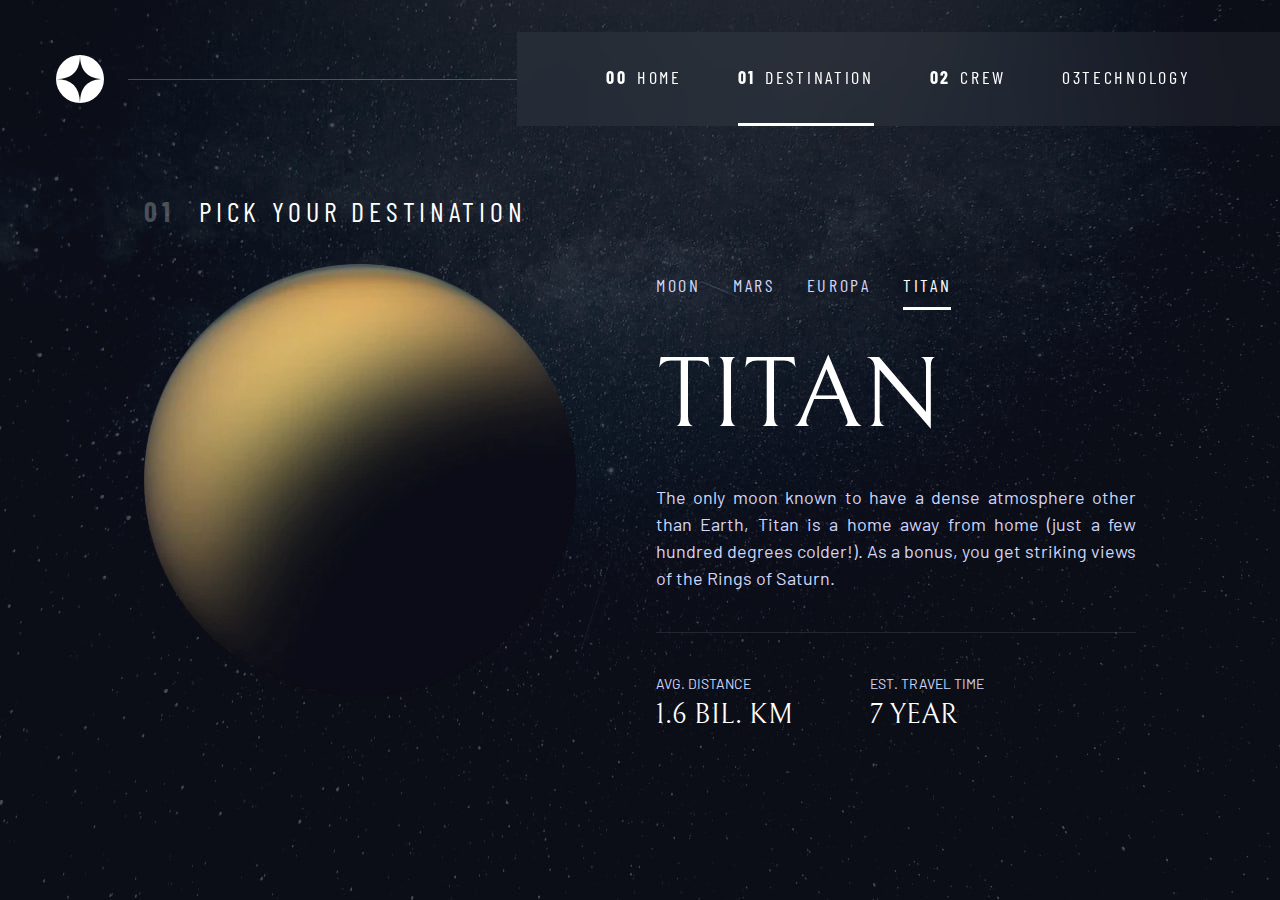
<file: destination-titan.html>
<!DOCTYPE html>
<html lang="en">
  <head>
    <meta charset="UTF-8" />
    <meta name="viewport" content="width=device-width, initial-scale=1.0" />

    <!-- STYLESHEET -->
    <link rel="stylesheet" href="css/styles.css" />

    <!-- FAVICON -->
    <link rel="icon" type="image/png" sizes="32x32" href="./assets/favicon-32x32.png" />

    <!-- FONT STYLE -->
    <link rel="preconnect" href="https://fonts.googleapis.com" />
    <link rel="preconnect" href="https://fonts.gstatic.com" crossorigin />
    <link href="https://fonts.googleapis.com/css2?family=Barlow+Condensed:wght@400;700&family=Bellefair&family=Barlow:wght@400;700&display=swap" rel="stylesheet" />

    <title>Frontend Mentor | Space tourism website</title>

    <script src="script.js" defer></script>
  </head>
</head>
<body class="destination">
  <header class="primary-header flex">
    <div>
      <a href="#index.html"><img src="./assets/shared/logo.svg" alt="space tourism logo" class="logo" /></a>
    </div>
    <button class="mobile-nav-toggle" aria-controls="primary-navigation"><span class="sr-only" aria-expanded="false">Menu</span></button>
    <nav>
      <ul id="primary-navigation" data-visible="false" class="primary-navigation underline-indicators flex">
        <li>
          <a class="ff-sans-cond uppercase text-white letter-spacing-2" href="index.html"><span aria-hidden="true">00</span>home</a>
        </li>

        <li class="active">
          <a class="ff-sans-cond uppercase text-white letter-spacing-2" href="destination-moon.html"><span aria-hidden="true">01</span>destination</a>
        </li>

        <li>
          <a class="ff-sans-cond uppercase text-white letter-spacing-2" href="crew-commander.html"><span aria-hidden="true">02</span>crew</a>
        </li>

        <li>
          <a class="ff-sans-cond uppercase text-white letter-spacing-2"  href="technology-vehicle.html">03</span>technology</a>
        </li>
      </ul>
    </nav>
    <!-- my ::after is here -->
  </header>

    <main id="main" class="grid-container grid-container--destination flow">
      <h1 class="number-title"><span aria-hidden="true">01</span> Pick your destination</h1>
      <picture>
        <source srcset="assets/destination/image-titan.webp" type="image/webp" />
        <img src="./assets/destination/image-titan.png" alt="the moon" />
      </picture>
      <div class="tab-list underline-indicators flex" aria-label="destination list">
        <button aria-selected="false" onclick="window.location.href='destination-moon.html';" aria-controls="moon-tab" class="uppercase ff-sans-cond text-light letter-spacing-2">Moon</button>
        <button aria-selected="false" onclick="window.location.href='destination-mars.html';" aria-controls="mars-tab" class="uppercase ff-sans-cond text-light letter-spacing-2">Mars</button>
        <button aria-selected="false" onclick="window.location.href='destination-europa.html';" aria-controls="europa-tab" class="uppercase ff-sans-cond text-light letter-spacing-2">Europa</button>
        <button aria-selected="true" onclick="window.location.href='destination-titan.html';" aria-controls="titan-tab" class="uppercase ff-sans-cond text-light letter-spacing-2">Titan</button>
      </div>

      <article class="destination-info flow">
        <h2 class="fs-800 uppercase ff-serif">Titan</h2>

        <p class="text-light">The only moon known to have a dense atmosphere other than Earth, Titan is a home away from home (just a few hundred degrees colder!). As a bonus, you get striking views of the Rings of Saturn.</p>
        <div class="destination-meta flex">
          <div class="">
            <h3 class="text-light fs-200 uppercase">Avg. distance</h3>
            <p class="ff-serif uppercase">1.6 bil. km</p>
          </div>

          <div class="">
            <h3 class="text-light fs-200 uppercase">Est. travel time</h3>
            <p class="ff-serif uppercase">7 year</p>
          </div>
        </div>
      </article>
    </main>
  </body>
</html>
</file>
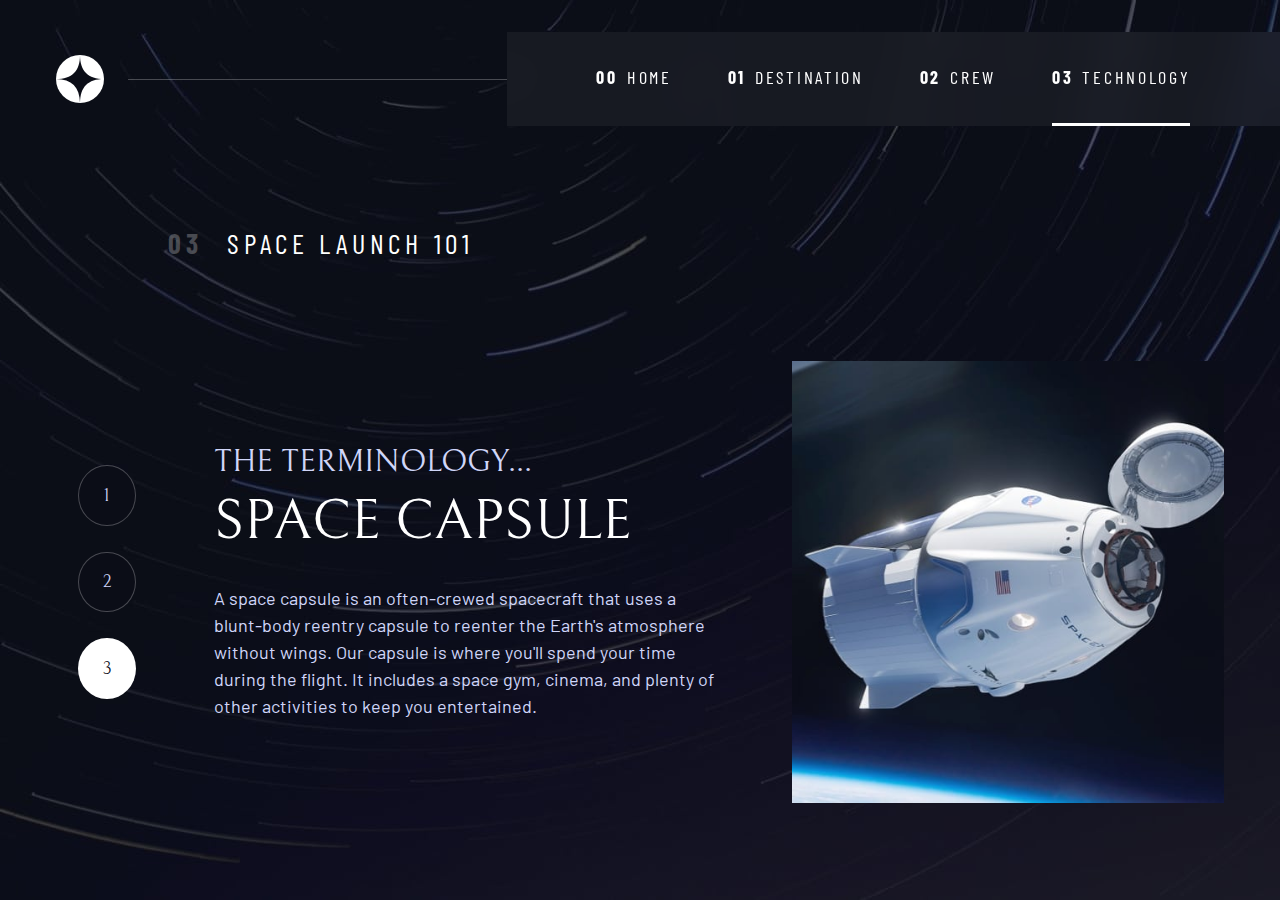
<file: technology-capsule.html>
<!DOCTYPE html>
<html lang="en">
  <head>
    <meta charset="UTF-8" />
    <meta name="viewport" content="width=device-width, initial-scale=1.0" />

    <!-- STYLESHEET -->
    <link rel="stylesheet" href="css/styles.css" />

    <!-- FAVICON -->
    <link rel="icon" type="image/png" sizes="32x32" href="./assets/favicon-32x32.png" />

    <!-- FONT STYLE -->
    <link rel="preconnect" href="https://fonts.googleapis.com" />
    <link rel="preconnect" href="https://fonts.gstatic.com" crossorigin />
    <link href="https://fonts.googleapis.com/css2?family=Barlow+Condensed:wght@400;700&family=Bellefair&family=Barlow:wght@400;700&display=swap" rel="stylesheet" />

    <title>Frontend Mentor | Space tourism website</title>

    <script src="script.js" defer></script>
  </head>
  <body class="technology">
    <header class="primary-header flex">
      <div>
        <a href="#index.html"><img src="./assets/shared/logo.svg" alt="space tourism logo" class="logo" /></a>
      </div>
      <button class="mobile-nav-toggle" aria-controls="primary-navigation"><span class="sr-only" aria-expanded="false">Menu</span></button>
      <nav>
        <ul id="primary-navigation" data-visible="false" class="primary-navigation underline-indicators flex">
          <li>
            <a class="ff-sans-cond uppercase text-white letter-spacing-2" href="index.html"><span aria-hidden="true">00</span>home</a>
          </li>

          <li>
            <a class="ff-sans-cond uppercase text-white letter-spacing-2" href="destination-moon.html"><span aria-hidden="true">01</span>destination</a>
          </li>

          <li>
            <a class="ff-sans-cond uppercase text-white letter-spacing-2" href="crew-commander.html"><span aria-hidden="true">02</span>crew</a>
          </li>

          <li class="active">
            <a class="ff-sans-cond uppercase text-white letter-spacing-2" href="technology-vehicle.html"><span aria-hidden="true">03</span>technology</a>
          </li>
        </ul>
      </nav>
      <!-- my ::after is here -->
    </header>

    <main id="main" class="grid-container grid-container--technology flow">
      <h1 class="number-title"><span aria-hidden="true">03</span> Space Launch 101</h1>
      <div class="numbers-indicators flex">
        <button aria-selected="false" onclick="window.location.href='technology-vehicle.html'" class="text-light ff-serif fs-400">1</button>
        <button aria-selected="false" onclick="window.location.href='technology-spaceport.html'" class="text-light ff-serif fs-400">2</button>
        <button aria-selected="true" onclick="window.location.href='technology-capsule.html'" class="text-light ff-serif fs-400">3</button>
      </div>

      <article class="technology-details flow">
        <header class="flow flow-space--small">
          <h2 class="text-light fs-600 ff-serif uppercase">The terminology...</h2>
          <p class="fs-700 uppercase ff-serif">Space capsule</p>
        </header>
        <p class="text-light">
          A space capsule is an often-crewed spacecraft that uses a blunt-body reentry capsule to reenter the Earth's atmosphere without wings. Our capsule is where you'll spend your time during the flight. It includes a space gym, cinema,
          and plenty of other activities to keep you entertained.
        </p>
      </article>
      <picture>
        <img class="image1" src="./assets/technology/image-space-capsule-landscape.jpg" alt="Launch Vehicle" />
        <img class="image2" src="./assets/technology/image-space-capsule-portrait.jpg" alt="" />
      </picture>
    </main>
  </body>
</html>
</file>
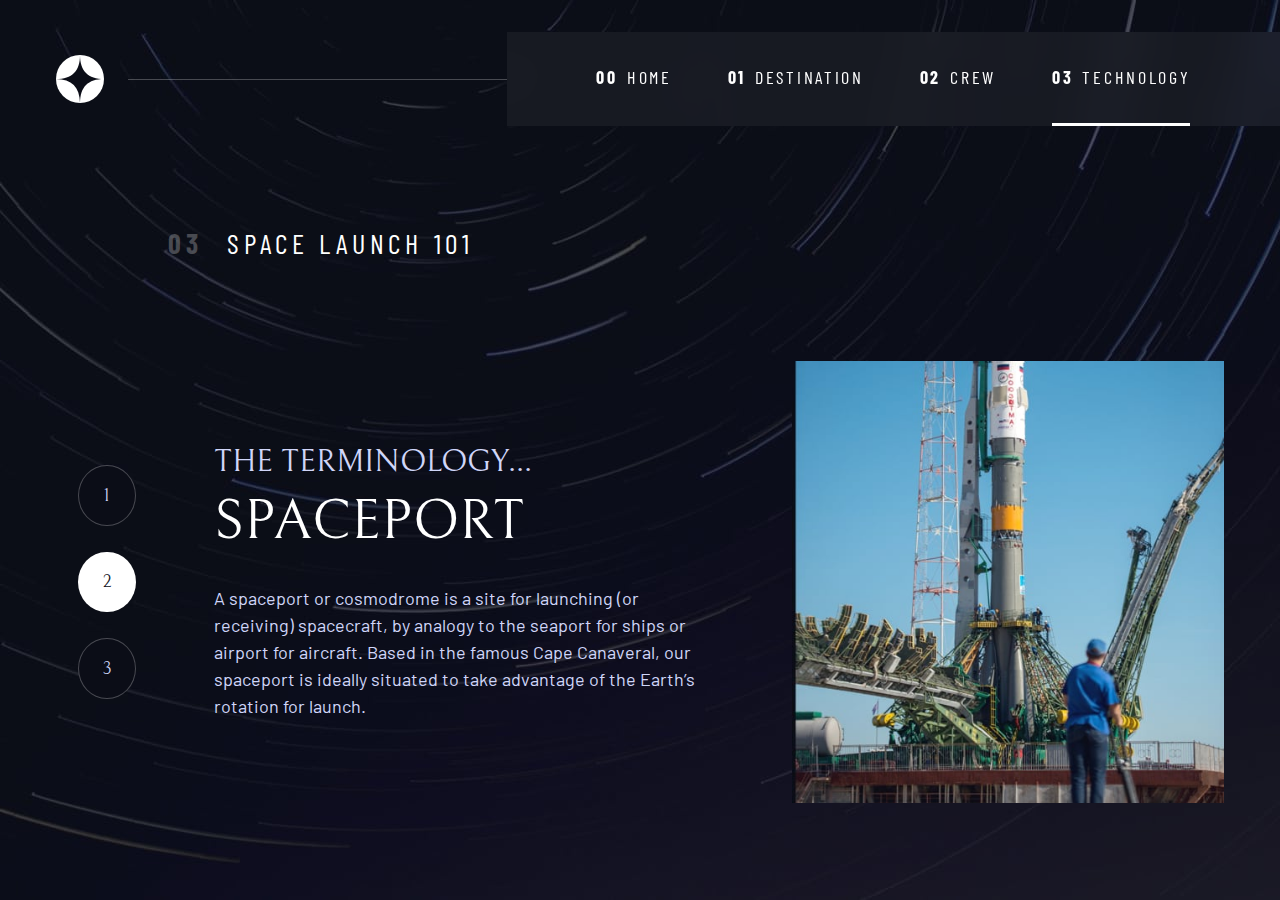
<file: technology-spaceport.html>
<!DOCTYPE html>
<html lang="en">
  <head>
    <meta charset="UTF-8" />
    <meta name="viewport" content="width=device-width, initial-scale=1.0" />

    <!-- STYLESHEET -->
    <link rel="stylesheet" href="css/styles.css" />

    <!-- FAVICON -->
    <link rel="icon" type="image/png" sizes="32x32" href="./assets/favicon-32x32.png" />

    <!-- FONT STYLE -->
    <link rel="preconnect" href="https://fonts.googleapis.com" />
    <link rel="preconnect" href="https://fonts.gstatic.com" crossorigin />
    <link href="https://fonts.googleapis.com/css2?family=Barlow+Condensed:wght@400;700&family=Bellefair&family=Barlow:wght@400;700&display=swap" rel="stylesheet" />

    <title>Frontend Mentor | Space tourism website</title>

    <script src="script.js" defer></script>
  </head>
  <body class="technology">
    <header class="primary-header flex">
      <div>
        <a href="#index.html"><img src="./assets/shared/logo.svg" alt="space tourism logo" class="logo" /></a>
      </div>
      <button class="mobile-nav-toggle" aria-controls="primary-navigation"><span class="sr-only" aria-expanded="false">Menu</span></button>
      <nav>
        <ul id="primary-navigation" data-visible="false" class="primary-navigation underline-indicators flex">
          <li>
            <a class="ff-sans-cond uppercase text-white letter-spacing-2" href="index.html"><span aria-hidden="true">00</span>home</a>
          </li>

          <li>
            <a class="ff-sans-cond uppercase text-white letter-spacing-2" href="destination-moon.html"><span aria-hidden="true">01</span>destination</a>
          </li>

          <li>
            <a class="ff-sans-cond uppercase text-white letter-spacing-2" href="crew-commander.html"><span aria-hidden="true">02</span>crew</a>
          </li>

          <li class="active">
            <a class="ff-sans-cond uppercase text-white letter-spacing-2" href="technology-vehicle.html"><span aria-hidden="true">03</span>technology</a>
          </li>
        </ul>
      </nav>
      <!-- my ::after is here -->
    </header>

    <main id="main" class="grid-container grid-container--technology flow">
      <h1 class="number-title"><span aria-hidden="true">03</span> Space Launch 101</h1>
      <div class="numbers-indicators flex">
        <button aria-selected="false" onclick="window.location.href='technology-vehicle.html'" class="text-light ff-serif fs-400">1</button>
        <button aria-selected="true" onclick="window.location.href='technology-spaceport.html'" class="text-light ff-serif fs-400">2</button>
        <button aria-selected="false" onclick="window.location.href='technology-capsule.html'" class="text-light ff-serif fs-400">3</button>
      </div>

      <article class="technology-details flow">
        <header class="flow flow-space--small">
          <h2 class="text-light fs-600 ff-serif uppercase">The terminology...</h2>
          <p class="fs-700 uppercase ff-serif">Spaceport</p>
        </header>
        <p class="text-light">
          A spaceport or cosmodrome is a site for launching (or receiving) spacecraft, by analogy to the seaport for ships or airport for aircraft. Based in the famous Cape Canaveral, our spaceport is ideally situated to take advantage of
          the Earth’s rotation for launch.
        </p>
      </article>
      <picture>
        <img class="image1" src="./assets/technology/image-spaceport-landscape.jpg" alt="Launch Vehicle" />
        <img class="image2" src="./assets/technology/image-spaceport-portrait.jpg" alt="" />
      </picture>
    </main>
  </body>
</html>
</file>
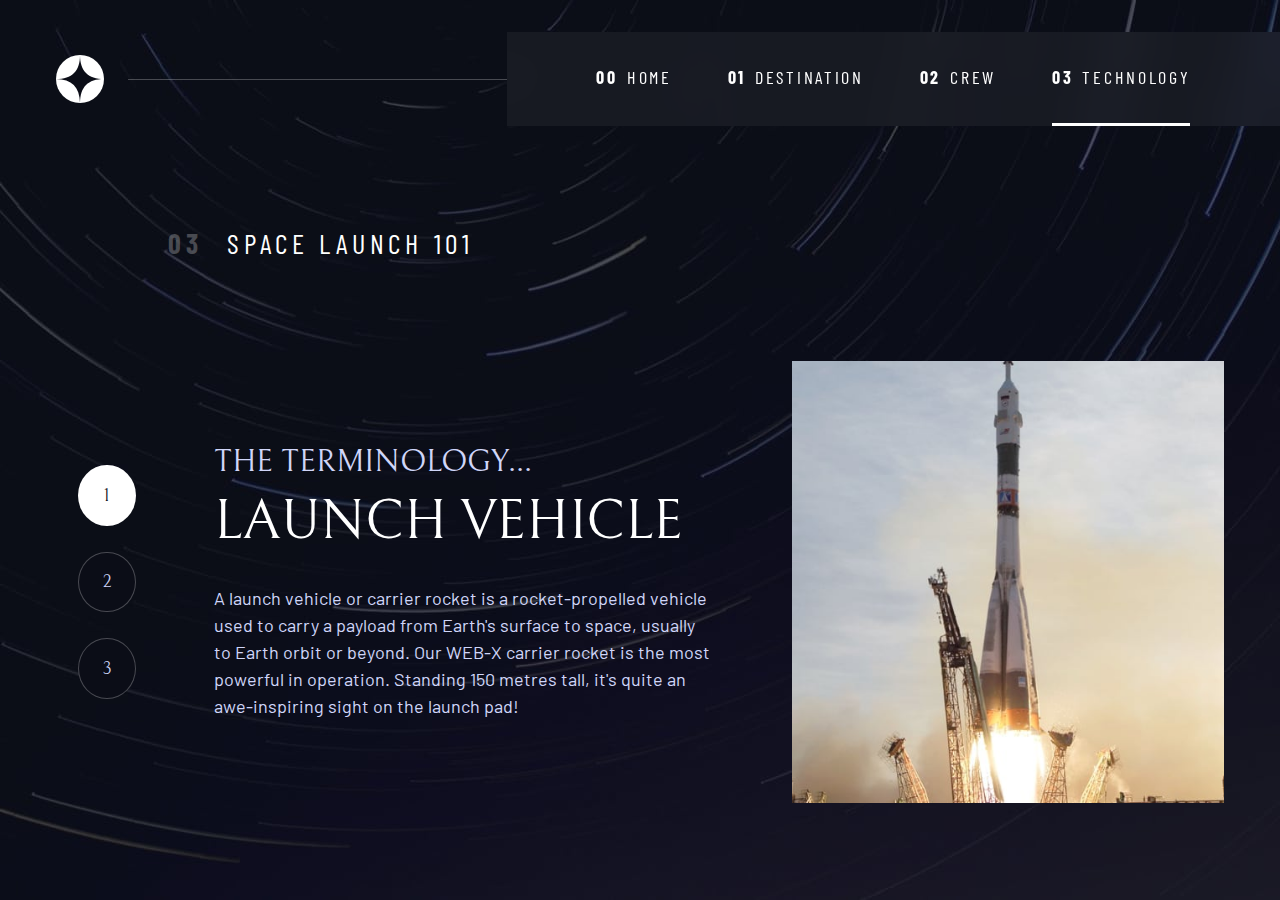
<file: technology-vehicle.html>
<!DOCTYPE html>
<html lang="en">
  <head>
    <meta charset="UTF-8" />
    <meta name="viewport" content="width=device-width, initial-scale=1.0" />

    <!-- STYLESHEET -->
    <link rel="stylesheet" href="css/styles.css" />

    <!-- FAVICON -->
    <link rel="icon" type="image/png" sizes="32x32" href="./assets/favicon-32x32.png" />

    <!-- FONT STYLE -->
    <link rel="preconnect" href="https://fonts.googleapis.com" />
    <link rel="preconnect" href="https://fonts.gstatic.com" crossorigin />
    <link href="https://fonts.googleapis.com/css2?family=Barlow+Condensed:wght@400;700&family=Bellefair&family=Barlow:wght@400;700&display=swap" rel="stylesheet" />

    <title>Frontend Mentor | Space tourism website</title>

    <script src="script.js" defer></script>
  </head>
  <body class="technology">
    <header class="primary-header flex">
      <div>
        <a href="#index.html"><img src="./assets/shared/logo.svg" alt="space tourism logo" class="logo" /></a>
      </div>
      <button class="mobile-nav-toggle" aria-controls="primary-navigation"><span class="sr-only" aria-expanded="false">Menu</span></button>
      <nav>
        <ul id="primary-navigation" data-visible="false" class="primary-navigation underline-indicators flex">
          <li>
            <a class="ff-sans-cond uppercase text-white letter-spacing-2" href="index.html"><span aria-hidden="true">00</span>home</a>
          </li>

          <li>
            <a class="ff-sans-cond uppercase text-white letter-spacing-2" href="destination-moon.html"><span aria-hidden="true">01</span>destination</a>
          </li>

          <li>
            <a class="ff-sans-cond uppercase text-white letter-spacing-2" href="crew-commander.html"><span aria-hidden="true">02</span>crew</a>
          </li>

          <li class="active">
            <a class="ff-sans-cond uppercase text-white letter-spacing-2" href="technology-vehicle.html"><span aria-hidden="true">03</span>technology</a>
          </li>
        </ul>
      </nav>
      <!-- my ::after is here -->
    </header>

    <main id="main" class="grid-container grid-container--technology flow">
      <h1 class="number-title"><span aria-hidden="true">03</span> Space Launch 101</h1>
      <div class="numbers-indicators flex">
        <button aria-selected="true" onclick="window.location.href='technology-vehicle.html'" class="text-light ff-serif fs-400">1</button>
        <button aria-selected="false" onclick="window.location.href='technology-spaceport.html'" class="text-light ff-serif fs-400">2</button>
        <button aria-selected="false" onclick="window.location.href='technology-capsule.html'" class="text-light ff-serif fs-400">3</button>
      </div>

      <article class="technology-details flow">
        <header class="flow flow-space--small">
          <h2 class="text-light fs-600 ff-serif uppercase">The terminology...</h2>
          <p class="fs-700 uppercase ff-serif">Launch vehicle</p>
        </header>
        <p class="text-light">
          A launch vehicle or carrier rocket is a rocket-propelled vehicle used to carry a payload from Earth's surface to space, usually to Earth orbit or beyond. Our WEB-X carrier rocket is the most powerful in operation. Standing 150
          metres tall, it's quite an awe-inspiring sight on the launch pad!
        </p>
      </article>
      <picture>
        <img class="image1" src="./assets/technology/image-launch-vehicle-landscape.jpg" alt="Launch Vehicle" />
        <img class="image2" src="./assets/technology/image-launch-vehicle-portrait.jpg" alt="" />
      </picture>
    </main>
  </body>
</html>
</file>
<file: css/styles.css>
/* ---------------- */
/* CUSTOM PROPERTY  */
/* ---------------- */

:root {
  /* colors */
  --clr-dark: 11 13 23;
  --clr-light: 208 214 249;
  --clr-white: 255 255 255;

  /* font size*/
  --fs-900: clamp(5rem, 8vw + 1rem, 9.375rem);
  --fs-800: 3.5rem;
  --fs-700: 1.5rem;
  --fs-600: 1rem;
  --fs-500: 1rem;
  --fs-400: 0.9375rem;
  --fs-300: 1rem;
  --fs-200: 0.875rem;

  /* font-family */
  --ff-serif: "Bellefair", serif;
  --ff-sans-cond: "Barlow Condensed", sans-serif;
  --ff-sans-normal: "Barlow", sans-serif;
}

@media (min-width: 35em) {
  :root {
    --fs-800: 5rem;
    --fs-700: 2.5rem;
    --fs-600: 1.5rem;
    --fs-500: 1.25rem;
    --fs-400: 1rem;
  }
}

@media (min-width: 45em) {
  :root {
    /* font size*/

    --fs-800: 6.25rem;
    --fs-700: 3.5rem;
    --fs-600: 2rem;
    --fs-500: 1.75rem;
    --fs-400: 1.125rem;
  }
}
/* ---------------- */
/* CSS RESET        */
/* ---------------- */

/* https://piccalil.li/blog/a-modern-css-reset/ */

/* Box sizing rules */
*,
*::before,
*::after {
  box-sizing: border-box;
}

/* Remove default margin */
body,
h1,
h2,
h3,
h4,
p,
figure,
blockquote,
dl,
dd {
  margin: 0;
}

h1,
h2,
h3,
h4,
h5,
h6,
p {
  font-weight: 400;
}

/* Remove list styles on ul, ol elements with a list role, which suggests default styling will be removed */
ul[role="list"],
ol[role="list"] {
  list-style: none;
}

/* Set core root defaults */
html:focus-within {
  scroll-behavior: smooth;
}

/* Set core body defaults */
body {
  font-family: var(--ff-sans-normal);
  font-size: var(--fs-400);
  color: rgb(var(--clr-white));
  background-color: rgb(var(--clr-dark));
  min-height: 100vh;
  text-rendering: optimizeSpeed;
  line-height: 1.5;
  display: grid;
  grid-template-rows: min-content 1fr;
  overflow-x: hidden;
}

/* A elements that don't have a class get default styles */
a:not([class]) {
  text-decoration-skip-ink: auto;
}

/* Make images easier to work with */
img,
picture {
  max-width: 100%;
  display: block;
}

/* Inherit fonts for inputs and buttons */
input,
button,
textarea,
select {
  font: inherit;
}

/* Remove all animations, transitions and smooth scroll for people that prefer not to see them */
@media (prefers-reduced-motion: reduce) {
  html:focus-within {
    scroll-behavior: auto;
  }

  *,
  *::before,
  *::after {
    animation-duration: 0.01ms !important;
    animation-iteration-count: 1 !important;
    transition-duration: 0.01ms !important;
    scroll-behavior: auto !important;
  }
}

/* ---------------- */
/* UTILITY CLASSES  */
/* ---------------- */

/* GENERAL */

.flex {
  display: flex;
  gap: var(--gap, 1rem);
}

.grid {
  display: grid;
  gap: var(--gap, 1rem);
}

.d-block {
  display: block;
}

.flow > *:where(:not(:first-child)) {
  margin-top: var(--flow-space, 1rem);
}

.flow-space--small {
  --flow-space: 0.75rem;
}

.container {
  padding-inline: 2em;
  margin-inline: auto;
  max-width: 80rem;
}

.sr-only {
  position: absolute;
  z-index: 1000;
  width: 1px;
  height: 1px;
  padding: 0;
  margin: -1px;
  overflow: hidden;
  clip: rect(0, 0, 0, 0);
  white-space: nowrap; /* added line */
  border: 0;
}

.skip-to-content {
  position: absolute;
  background: rgb(var(--clr-white));
  color: rgb(var(--clr-dark));
  padding: 0.5em 1em;
  margin-inline: auto;
  transform: translateY(-100%);
  transition: transform 250ms ease-in;
}

.skip-to-content:focus {
  transform: translateY(0);
}

/* COLORS */

.bg-dark {
  background-color: rgb(var(--clr-dark));
}
.bg-light {
  background-color: rgb(var(--clr-light));
}
.bg-white {
  background-color: rgb(var(--clr-white));
}

.text-dark {
  color: rgb(var(--clr-dark));
}
.text-light {
  color: rgb(var(--clr-light));
}
.text-white {
  color: rgb(var(--clr-white));
}

/* typography */
.ff-serif {
  font-family: var(--ff-serif);
}
.ff-sans-cond {
  font-family: var(--ff-sans-cond);
}
.ff-sans-normal {
  font-family: var(--ff-sans-normal);
}

.letter-spacing-1 {
  letter-spacing: 4.75px;
}
.letter-spacing-2 {
  letter-spacing: 2.7px;
}
.letter-spacing-3 {
  letter-spacing: 2.35px;
}

.uppercase {
  text-transform: uppercase;
}

.fs-900 {
  font-size: var(--fs-900);
}
.fs-800 {
  font-size: var(--fs-800);
}
.fs-700 {
  font-size: var(--fs-700);
}
.fs-600 {
  font-size: var(--fs-600);
}
.fs-500 {
  font-size: var(--fs-500);
}
.fs-400 {
  font-size: var(--fs-400);
}
.fs-300 {
  font-size: var(--fs-300);
}
.fs-200 {
  font-size: var(--fs-200);
}

.fs-900,
.fs-800,
.fs-700,
.fs-600 {
  line-height: 1.1;
}

.number-title {
  font-family: var(--ff-sans-cond);
  font-size: var(--fs-500);
  letter-spacing: 4.72px;
  text-transform: uppercase;
}

.number-title span {
  margin-right: 0.5em;
  font-weight: 700;
  color: rgb(var(--clr-white) / 0.25);
}

/* ---------------- */
/* COMPONENTS       */
/* ---------------- */

/* Explore Button */

.large-button {
  font-size: 2rem;
  position: relative;
  display: inline-grid;
  z-index: 1;
  padding: 0 2em;
  aspect-ratio: 1;
  border-radius: 50%;
  text-decoration: none;
  place-items: center;
}

.large-button::after {
  content: "";
  position: absolute;
  z-index: -1;
  width: 100%;
  height: 100%;
  background: rgb(var(--clr-white) / 0.25);
  border-radius: inherit;
  opacity: 0;
  transition: opacity 500ms linear, transform 750ms ease-in-out;
}

.large-button:hover::after,
.large-button:focus::after {
  opacity: 1;
  transform: scale(1.5);
}

/* Navigation Bar */

.logo {
  margin: 1.5rem clamp(1.5rem, 5vw, 3.5rem);
}

.primary-header {
  justify-content: space-between;
  align-items: center;
}

.primary-navigation {
  --gap: clamp(1.5rem, 5vw, 3.5rem);
  --underline-gap: 2rem;
  list-style: none;
  padding: 0;
  margin: 0;
  background: rgb(var(--clr-white) / 0.05);
  -webkit-backdrop-filter: blur(1.5rem);
  backdrop-filter: blur(1.5rem);
}

/* @supports (backdrop-filter: blur(1rem)) {
  .primary-navigation {
    background: rgb(var(--clr-white) / 0.05);
    backdrop-filter: blur(1.5rem);
  }
} */
.primary-navigation a {
  text-decoration: none;
}

.primary-navigation a > span {
  font-weight: 700;
  margin-right: 0.5em;
}

.mobile-nav-toggle {
  display: none;
}

@media (max-width: 35rem) {
  .primary-navigation {
    --underline-gap: 0.5rem;
    position: fixed;
    z-index: 1000;
    inset: 0 0 0 30%;
    list-style: none;
    padding: min(20rem, 15vh) 2rem;
    margin: 0;
    flex-direction: column;
    transform: translateX(100%);
    transition: transform 500ms ease-in-out;
  }

  .primary-navigation[data-visible="true"] {
    transform: translateX(0);
  }

  .primary-navigation.underline-indicators > .active {
    border: 0;
  }

  .mobile-nav-toggle {
    display: block;
    position: absolute;
    z-index: 2000;
    right: 1rem;
    top: 2rem;
    background: transparent;
    background-image: url(../assets/shared/icon-hamburger.svg);
    background-repeat: no-repeat;
    background-position: center;
    width: 1.5rem;
    aspect-ratio: 1;
    border: 0;
    cursor: pointer;
  }

  .mobile-nav-toggle[aria-expanded="true"] {
    background-image: url(../assets/shared/icon-close.svg);
  }

  .mobile-nav-toggle:focus-visible {
    outline: 5px solid white;
    outline-offset: 5px;
  }
}

@media (min-width: 35em) {
  .primary-navigation {
    padding-inline: clamp(3rem, 7vw, 7rem);
  }
}

@media (min-width: 35em) and (max-width: 44.999em) {
  .primary-navigation a > span {
    display: none;
  }
}

@media (min-width: 45em) {
  .primary-header::after {
    content: "";
    display: block;
    position: relative;
    height: 1px;
    width: 100%;
    margin-right: -2.5rem;
    background: rgb(var(--clr-white) / 0.25);
    order: 1;
  }

  nav {
    order: 2;
  }

  .primary-navigation {
    margin-block: 2rem;
  }
}

.underline-indicators > * {
  cursor: pointer;
  padding: var(--underline-gap, 0.5rem) 0;
  border: 0;
  border-bottom: 0.2rem solid rgb(var(--clr-white) / 0);
  background-color: transparent;
}

.underline-indicators > *:hover,
.underline-indicators > *:focus {
  border-color: rgb(var(--clr-white) / 0.5);
}

.underline-indicators > .active,
.underline-indicators > [aria-selected="true"] {
  color: rgb(var(--clr-white) / 1);
  border-color: rgb(var(--clr-white) / 1);
}

/* Tab indicator */

.tab-list {
  --gap: 2rem;
}

.dot-indicators > * {
  aspect-ratio: 1;
  border: 0;
  border-radius: 50%;
  cursor: pointer;
  padding: 0.5em;
  background-color: rgb(var(--clr-white) / 0.25);
}

.dot-indicators > *:hover,
.dot-indicators > *:focus {
  background-color: rgb(var(--clr-white) / 0.5);
}

.dot-indicators > [aria-selected="true"] {
  background-color: rgb(var(--clr-white) / 1);
}

.numbers-indicators > * {
  width: 3.6rem;
  height: 3.8rem;
  margin-block: 5px;
  border: 1px solid rgb(var(--clr-white) / 0.25);
  border-radius: 50%;
  cursor: pointer;
  background-color: rgb(var(--clr-dark));
}

.numbers-indicators > *:hover,
.numbers-indicators > *:focus {
  color: rgb(var(--clr-white) / 1);
  border: 1px solid white;
}

.numbers-indicators > [aria-selected="true"] {
  background-color: rgb(var(--clr-white) / 1);
  color: rgb(var(--clr-dark));
}

/* -------------------------- */
/* PAGE SPECIFIC background   */
/* -------------------------- */

/* Homepage */
.home {
  background-size: cover;
  background-position: bottom center;
  background-image: url(../assets/home/background-home-mobile.jpg);
}

@media (min-width: 35rem) {
  .home {
    background-position: center center;
    background-image: url(../assets/home/background-home-tablet.jpg);
  }
}

@media (min-width: 45rem) {
  .home {
    background-image: url(../assets/home/background-home-desktop.jpg);
  }
}

/* Destination page */
.destination {
  background-size: cover;
  background-position: bottom center;
  background-image: url(../assets/destination/background-destination-mobile.jpg);
}

@media (min-width: 35rem) {
  .destination {
    background-position: center center;
    background-image: url(../assets/destination/background-destination-tablet.jpg);
  }
}

@media (min-width: 45rem) {
  .destination {
    background-image: url(../assets/destination/background-destination-desktop.jpg);
  }
}

/* Crew page */
.crew {
  background-size: cover;
  background-position: bottom center;
  background-image: url(../assets/crew/background-crew-mobile.jpg);
}

@media (min-width: 35rem) {
  .crew {
    background-position: center center;
    background-image: url(../assets/crew/background-crew-tablet.jpg);
  }
}

@media (min-width: 45rem) {
  .crew {
    background-image: url(../assets/crew/background-crew-desktop.jpg);
  }
}

/* technology page */
.technology {
  background-size: cover;
  background-position: bottom center;
  background-image: url(../assets/technology/background-technology-mobile.jpg);
}

@media (min-width: 35rem) {
  .technology {
    background-position: center center;
    background-image: url(../assets/technology/background-technology-tablet.jpg);
  }
}

@media (min-width: 45rem) {
  .technology {
    background-image: url(../assets/technology/background-technology-desktop.jpg);
  }
}

/* -------------------------- */
/* LAYOUT                     */
/* -------------------------- */

.grid-container {
  text-align: center;
  display: grid;
  place-items: center;
  padding-inline: 1rem;
  padding-bottom: 3rem;
  line-height: 1.5;
}

.grid-container p:not([class]) {
  max-width: 50ch;
}

.number-title {
  grid-area: title;
}

/* DESTINATION LAYOUT */

.grid-container--destination {
  --flow-space: 2rem;
  grid-template-areas:
    "title"
    "image"
    "tabs"
    "content";
}

.grid-container--destination > picture {
  grid-area: image;
  max-width: 60%;
  align-self: start;
}

.grid-container--destination > .tab-list {
  grid-area: tabs;
}

.grid-container--destination > .destination-info {
  grid-area: content;
}

.destination-meta {
  flex-direction: column;
  border-top: 1px solid rgb(var(--clr-white) / 0.1);
  padding-top: 2.5rem;
  margin-top: 2.5rem;
}

.destination-meta p {
  font-size: 1.75rem;
}

/* Crew Layout */
.grid-container--crew {
  --flow-space: 2rem;
  grid-template-areas:
    "title"
    "image"
    "tabs"
    "content";
}

.grid-container--crew button {
  margin: 7px;
}

.grid-container--crew > picture {
  grid-area: image;
  max-width: 60%;
  border-bottom: 1px solid rgb(var(--clr-white) / 0.1);
}

.grid-container--crew > .dot-indicators {
  grid-area: tabs;
}

.grid-container--crew > .crew-details {
  grid-area: content;
}

.crew-details h2 {
  color: rgb(var(--clr-white) / 0.5);
}

/* Technology Layout */
.grid-container--technology {
  --flow-space: 2rem;
  grid-template-areas:
    "title"
    "image"
    "tabs"
    "content";
}

.grid-container--technology > picture {
  grid-area: image;
  max-width: 110%;
  margin-left: -200px;
  margin-right: -200px;
}

.grid-container--technology p {
  max-width: 36ch;
}

.grid-container--technology .image2 {
  display: none;
}

.grid-container--technology > .numbers-indicators {
  grid-area: tabs;
}

.grid-container--technology > .technology-details {
  grid-area: content;
}

/* tab size */
@media (min-width: 35em) {
  .number-title {
    justify-self: start;
    margin-top: 2rem;
  }

  .destination-meta {
    flex-direction: row;
    justify-content: space-evenly;
  }

  .grid-container--crew {
    padding-bottom: 0;
    grid-template-areas:
      "title"
      "content"
      "tabs"
      "image";
  }

  .grid-container--crew > picture {
    max-width: 45%;
  }

  .grid-container--technology {
    padding-bottom: 0;
    grid-template-areas:
      "title"
      "image"
      "tabs"
      "content";
  }

  .grid-container--technology > picture {
    max-width: 105%;
    min-height: 50%;
  }

  .grid-container--technology p {
    max-width: 50ch;
  }
}

/* Desktop size */

@media (min-width: 45em) {
  .grid-container {
    text-align: left;
    column-gap: var(--container-gap, 2rem);
    grid-template-columns: minmax(1rem, 1fr) repeat(2, minmax(0, 30rem)) minmax(2rem, 1fr);
  }

  .grid-container--home {
    padding-bottom: max(6rem, 20vh);
    align-items: end;
  }

  .grid-container--home > *:first-child {
    grid-column: 2/2;
  }

  .grid-container--home > *:last-child {
    grid-column: 3/3;
  }

  .grid-container--home h1 span {
    margin-top: 20px;
  }

  .grid-container--destination {
    justify-items: start;
    align-content: start;
    grid-template-areas:
      ". title title ."
      ". image tabs ."
      ". image content .";
  }

  .grid-container--destination > picture {
    max-width: 90%;
  }

  .destination-meta {
    --gap: min(6vw, 6rem);
    justify-content: start;
  }

  .destination-info p.text-light {
    text-align: justify;
  }

  .grid-container--crew {
    grid-template-columns: minmax(1rem, 1fr) minmax(0, 37rem) minmax(0, 23rem) minmax(1rem, 1fr);
    justify-items: start;
    grid-template-areas:
      ". title title ."
      ". content image ."
      ". tabs image .";
  }

  .grid-container--crew > .dot-indicators {
    justify-self: start;
  }

  .grid-container--crew > picture {
    grid-column: span 2;
    align-self: end;
    max-width: 80%;
  }

  .grid-container--technology {
    padding: 0 clamp(1.5rem, 5vw, 3.5rem);
    grid-template-columns: minmax(5rem, 1fr) minmax(0, 37rem) minmax(0, 23rem) minmax(1rem, 1fr);
    justify-items: space-around;
    grid-template-areas: ". title title ." "tabs content image image" ". . . .";
  }

  .grid-container--technology > .numbers-indicators {
    flex-direction: column;
    justify-self: end;
  }

  .grid-container--technology > picture {
    max-width: 100%;
  }

  .grid-container--technology .image1 {
    display: none;
  }

  .grid-container--technology .image2 {
    display: block;
  }
}

@media (min-width: 1300px) {
  .grid-container--home > *:first-child {
    grid-column: 2/2;
    margin-left: -100px;
  }

  .grid-container--home h1 span {
    margin-top: 20px;
  }

  .grid-container--destination {
    justify-items: start;
    align-content: start;
    grid-template-areas:
      ". title title ."
      ". image tabs ."
      ". image content .";
  }

  .grid-container--crew > picture {
    align-self: end;
    max-width: 60%;
  }

  .large-button {
    margin-left: 300px;
  }

  .destination-info p.text-light {
    text-align: justify;
    line-height: 1.8;
  }

  .crew-details p {
    max-width: 47ch;
    text-align: justify;
    line-height: 1.8;
  }

  .technology-details p {
    line-height: 1.8;
  }

  .grid-container--technology h1 {
    margin-bottom: -200px;
    justify-content: center;
  }

  .numbers-indicators > * {
    margin-right: 50px;
  }
}
</file>
